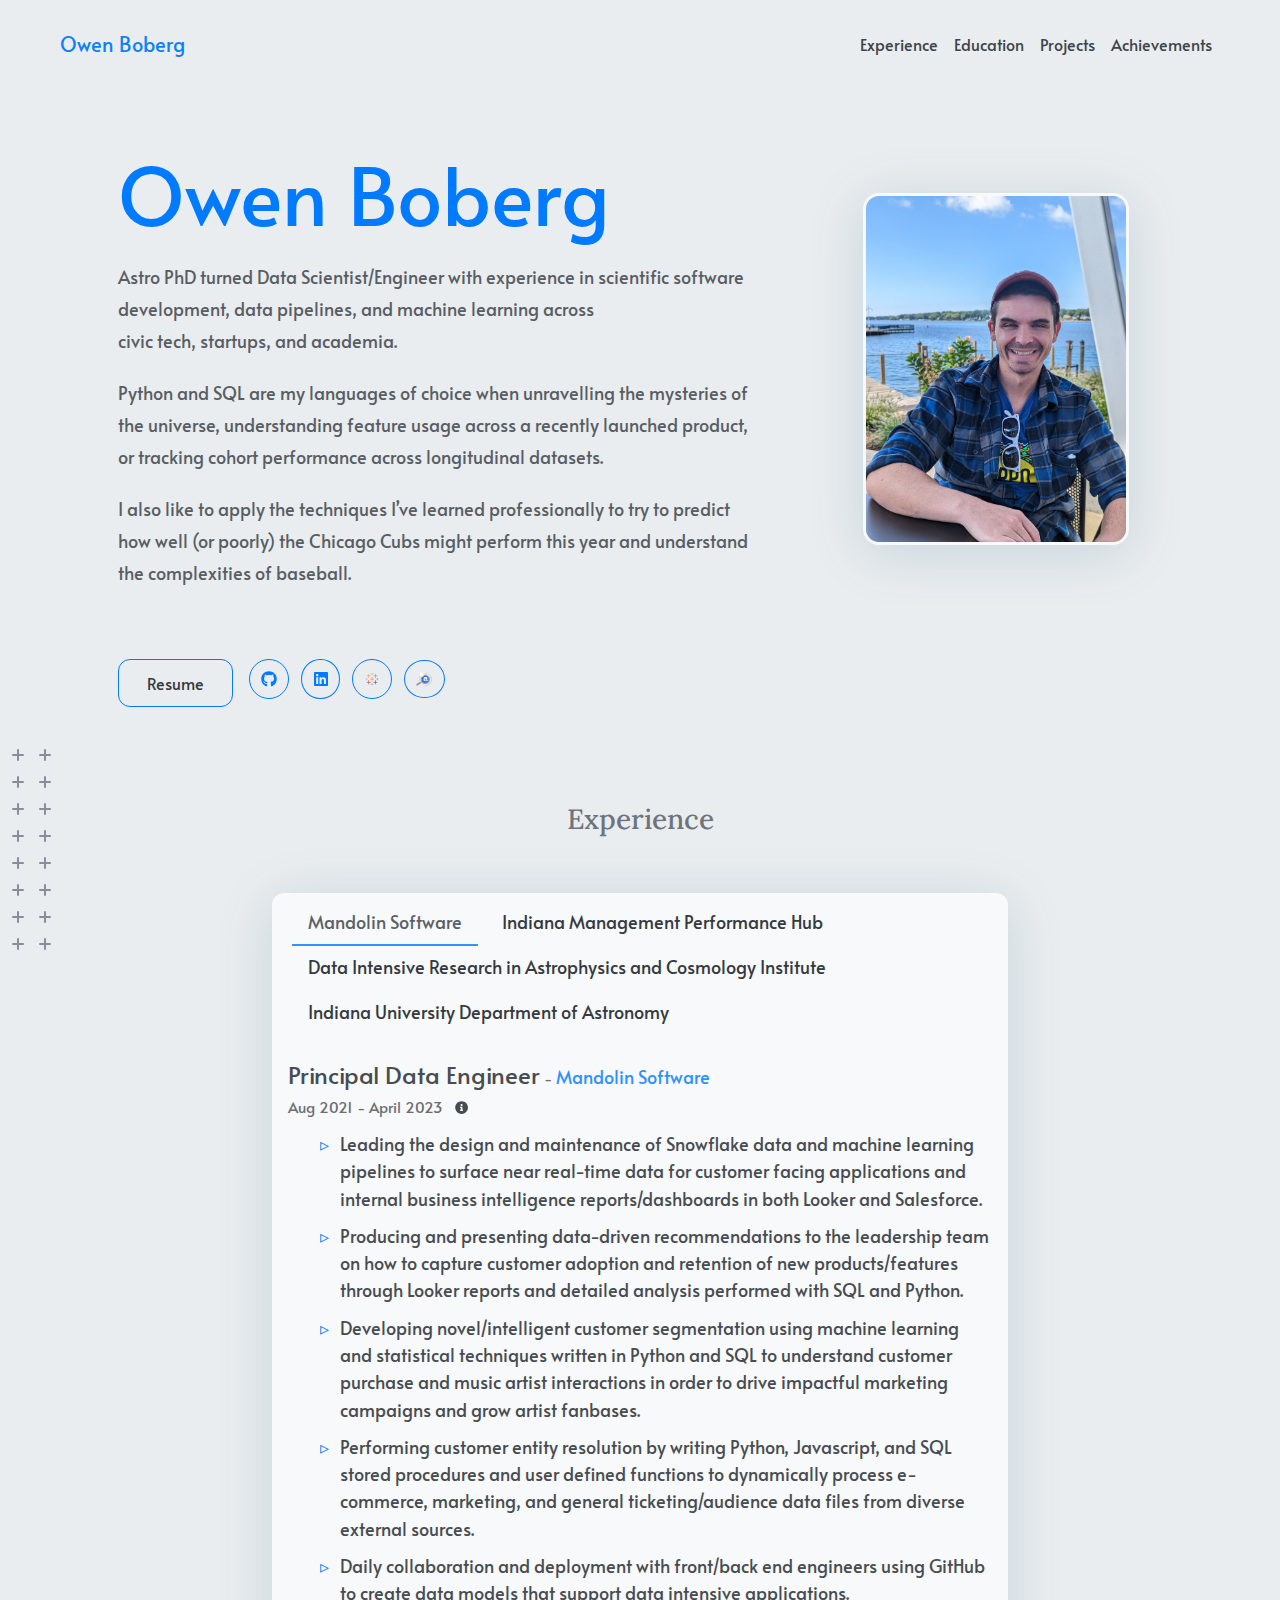
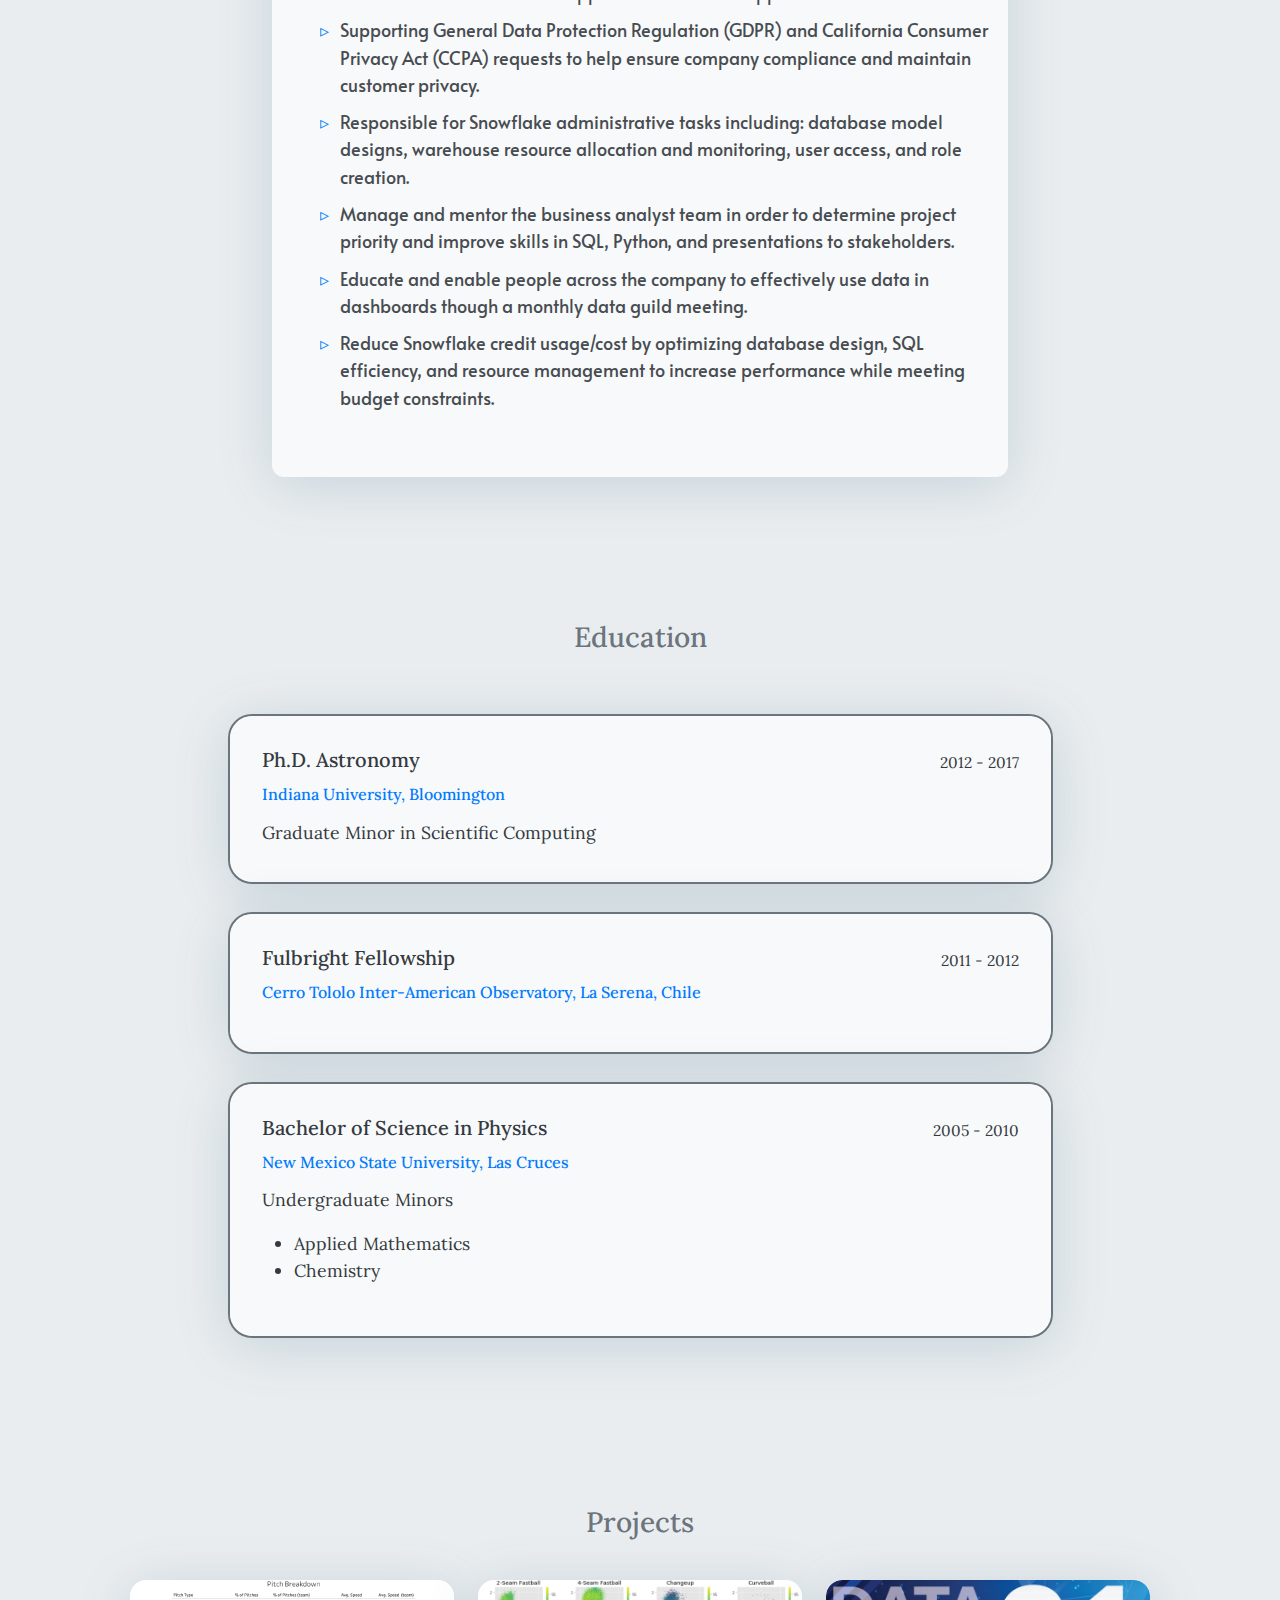
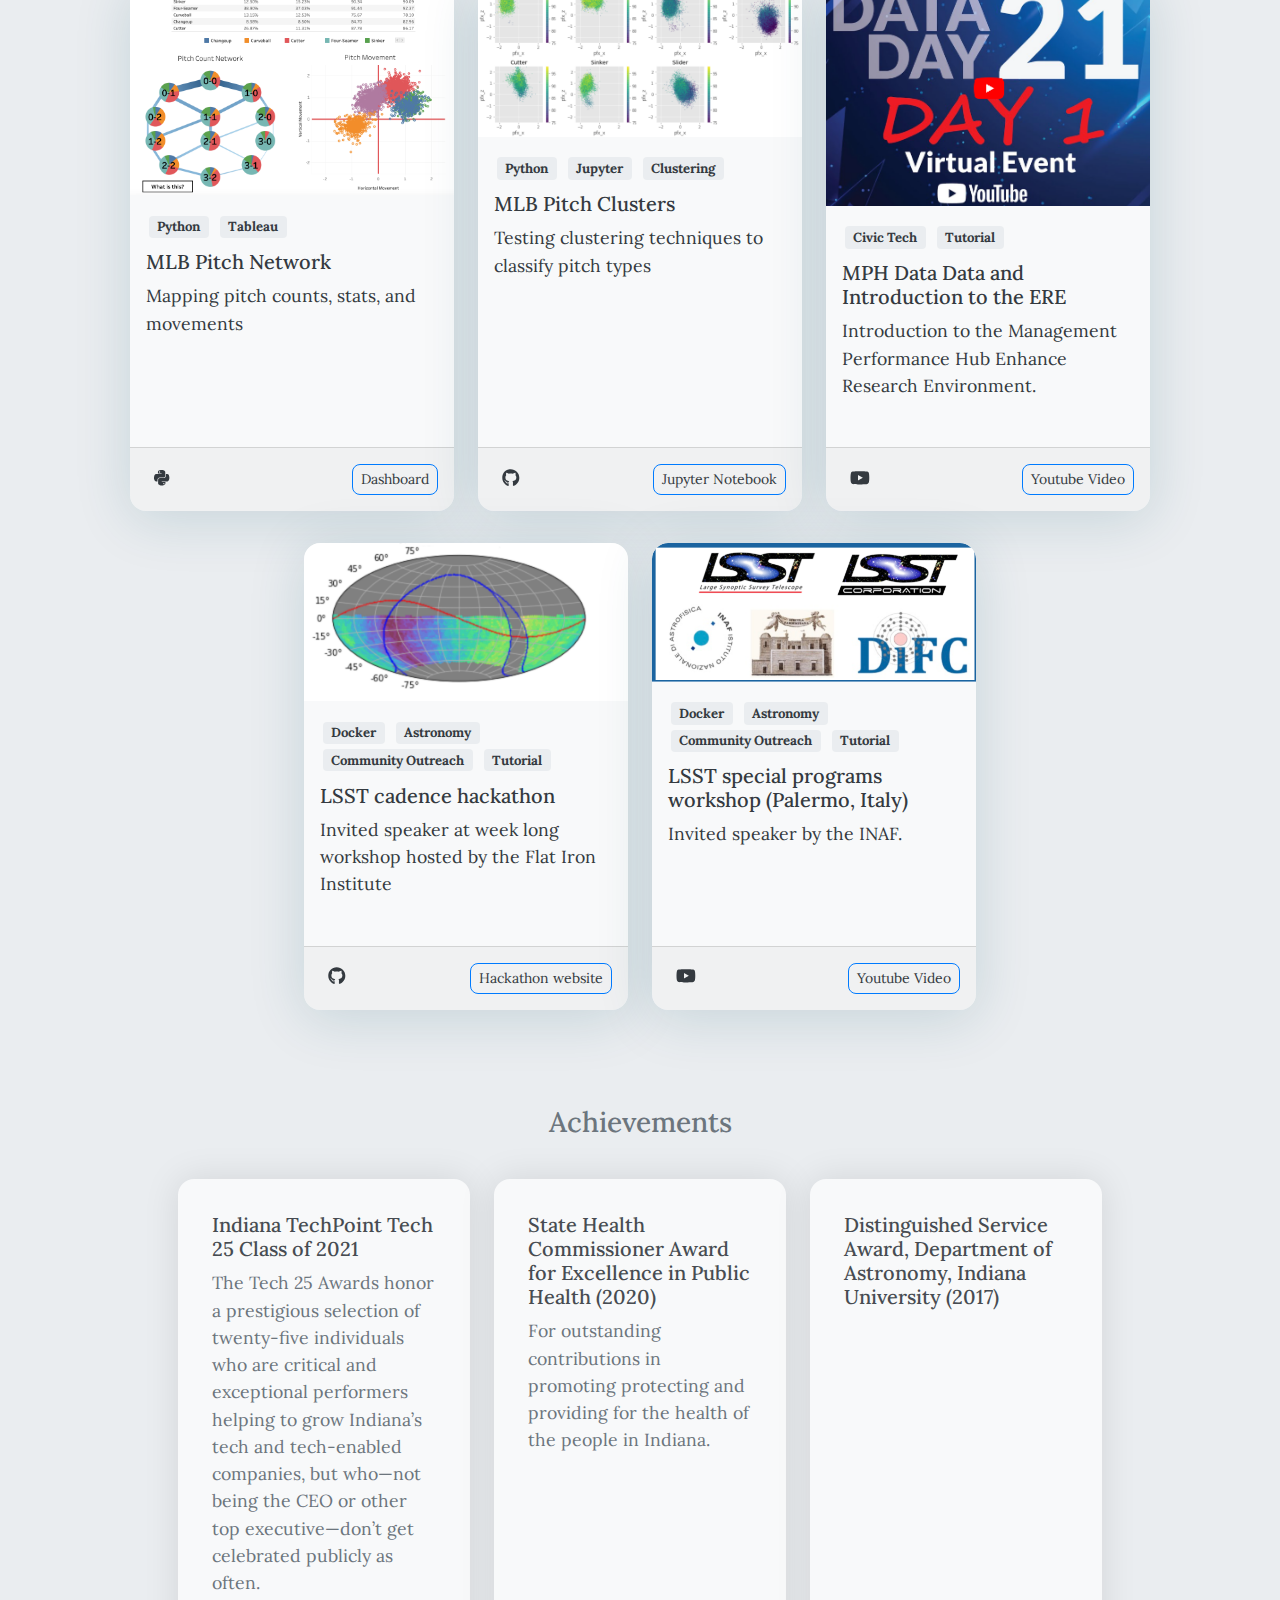
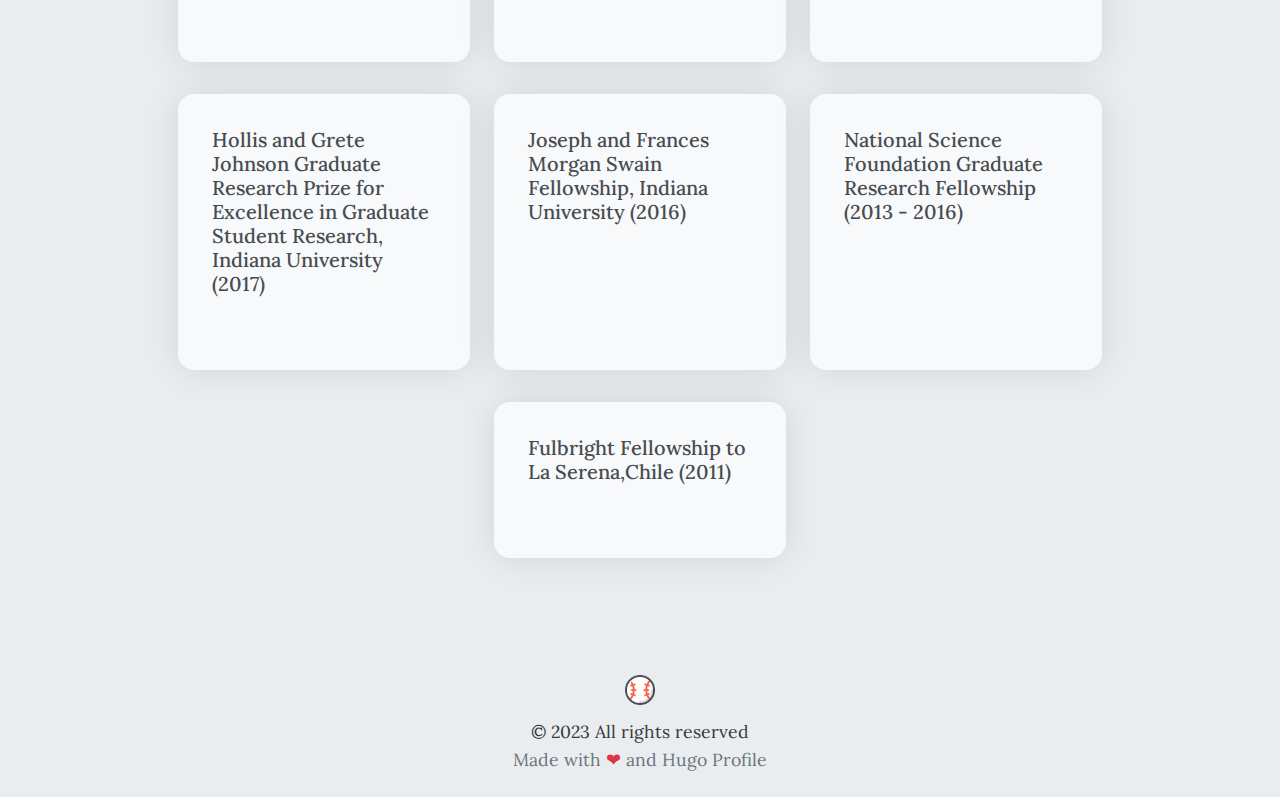
<file: index.html>
<!DOCTYPE html>
<html>

<head>
	<meta name="generator" content="Hugo 0.111.3"><meta charset="UTF-8">
<meta name="viewport" content="width=device-width, initial-scale=1.0">
<meta http-equiv="X-UA-Compatible" content="ie=edge">
<meta http-equiv="Accept-CH" content="DPR, Viewport-Width, Width">
<link rel="icon" href=/images/icons8-baseball-ball-64.png type="image/gif">


<link rel="preconnect" href="https://fonts.googleapis.com">
<link rel="preconnect" href="https://fonts.gstatic.com" crossorigin>
<link rel="preload"
      as="style"
      href="https://fonts.googleapis.com/css2?family=Alata&family=Lora:ital,wght@0,400;0,500;0,600;0,700;1,400;1,500;1,600;1,700&family=Roboto:ital,wght@0,100;0,300;0,400;0,500;0,700;0,900;1,100;1,300;1,400;1,500;1,700;1,900&display=swap"
>
<link rel="stylesheet"
      href="https://fonts.googleapis.com/css2?family=Alata&family=Lora:ital,wght@0,400;0,500;0,600;0,700;1,400;1,500;1,600;1,700&family=Roboto:ital,wght@0,100;0,300;0,400;0,500;0,700;0,900;1,100;1,300;1,400;1,500;1,700;1,900&display=swap"
      media="print" onload="this.media='all'" />
<noscript>
  <link
          href="https://fonts.googleapis.com/css2?family=Alata&family=Lora:ital,wght@0,400;0,500;0,600;0,700;1,400;1,500;1,600;1,700&family=Roboto:ital,wght@0,100;0,300;0,400;0,500;0,700;0,900;1,100;1,300;1,400;1,500;1,700;1,900&display=swap"
          rel="stylesheet">
</noscript>


<link rel="stylesheet" href="/css/font.css" media="all">



<meta property="og:title" content="Owen Boberg" />
<meta property="og:description" content="Personal site for Owen Boberg" />
<meta property="og:type" content="website" />
<meta property="og:url" content="https://oboberg.github.io/" /><meta property="og:site_name" content="Owen Boberg" />

<meta name="twitter:card" content="summary"/>
<meta name="twitter:title" content="Owen Boberg"/>
<meta name="twitter:description" content="Personal site for Owen Boberg"/>


<link rel="stylesheet" href="/bootstrap-5/css/bootstrap.min.css" media="all"><link rel="stylesheet" href="/css/header.css" media="all">
<link rel="stylesheet" href="/css/footer.css" media="all">


<link rel="stylesheet" href="/css/theme.css" media="all">




<style>
    :root {
        --text-color: #343a40;
        --text-secondary-color: #6c757d;
        --background-color: #eaedf0;
        --secondary-background-color: #64ffda1a;
        --primary-color: #007bff;
        --secondary-color: #f8f9fa;

         
        --text-color-dark: #e4e6eb;
        --text-secondary-color-dark: #b0b3b8;
        --background-color-dark: #18191a;
        --secondary-background-color-dark: #212529;
        --primary-color-dark: #ffffff;
        --secondary-color-dark: #212529;
    }
    body {
        font-size: 1.1rem;
        font-weight: 400;
        line-height: 1.55;
        text-align: left;
    }

    html {
        background-color: var(--background-color) !important;
    }

    body::-webkit-scrollbar {
        width: .5em;
        height: .5em;
        background-color: var(--background-color);
    }
    
    ::-webkit-scrollbar-track {
        box-shadow: inset 0 0 6px var(--background-color);
        border-radius: 1rem;
    }
    
    ::-webkit-scrollbar-thumb {
        border-radius: 1rem;
        background-color: var(--secondary-color);
        outline: 1px solid var(--background-color);
    }

    #search-content::-webkit-scrollbar {
        width: .5em;
        height: .1em;
        background-color: var(--background-color);
    }
</style>

<meta name="description" content=Personal&#32;site&#32;for&#32;Owen&#32;Boberg>
<link rel="stylesheet" href="/css/index.css" media="all">
<link rel="stylesheet" href="/css/projects.css" media="all">


<script defer src="/fontawesome-5/all-5.15.4.js"></script>

  <title>
Owen Boberg

  </title>
</head>

<body class="light">
  
  
<script>
    let localStorageValue = localStorage.getItem("pref-theme");
    let mediaQuery = window.matchMedia('(prefers-color-scheme: dark)').matches;

    switch (localStorageValue) {
        case "dark":
            document.body.classList.add('dark');
            break;
        case "light":
            document.body.classList.remove('dark');
            break;
        default:
            if (mediaQuery) {
                document.body.classList.add('dark');
            }
            break;
    }
</script>



<header>
    <nav class="pt-3 navbar navbar-expand-lg animate">
        <div class="container-fluid mx-xs-2 mx-sm-5 mx-md-5 mx-lg-5">
            
            <a class="navbar-brand primary-font text-wrap" href="/">
                
                Owen Boberg
                
            </a>

            

            
            <button class="navbar-toggler" type="button" data-bs-toggle="collapse" data-bs-target="#navbarContent"
                aria-controls="navbarContent" aria-expanded="false" aria-label="Toggle navigation">
                <svg aria-hidden="true" height="24" viewBox="0 0 16 16" version="1.1" width="24" data-view-component="true">
                    <path fill-rule="evenodd" d="M1 2.75A.75.75 0 011.75 2h12.5a.75.75 0 110 1.5H1.75A.75.75 0 011 2.75zm0 5A.75.75 0 011.75 7h12.5a.75.75 0 110 1.5H1.75A.75.75 0 011 7.75zM1.75 12a.75.75 0 100 1.5h12.5a.75.75 0 100-1.5H1.75z"></path>
                </svg>
            </button>

            
            <div class="collapse navbar-collapse text-wrap primary-font" id="navbarContent">
                <ul class="navbar-nav ms-auto text-center">
                    

                    

                    
                    <li class="nav-item navbar-text">
                        <a class="nav-link" href="/#experience"
                            aria-label="experience">
                            Experience
                        </a>
                    </li>
                    

                    
                    <li class="nav-item navbar-text">
                        <a class="nav-link" href="/#education"
                            aria-label="education">
                            Education
                        </a>
                    </li>
                    

                    
                    <li class="nav-item navbar-text">
                        <a class="nav-link" href="/#projects"
                            aria-label="projects">
                            Projects
                        </a>
                    </li>
                    

                    
                    <li class="nav-item navbar-text">
                        <a class="nav-link" href="/#achievements"
                            aria-label="achievements">
                            Achievements
                        </a>
                    </li>
                    

                    

                    
                    

                    

                </ul>

            </div>
        </div>
    </nav>
</header>
<div id="content">
<section id="hero" class="py-5 align-middle">
    <div class="container px-3 px-sm-5 px-md-5 px-lg-5 pt-lg-3">
        <div class="row">
            <div class="col-sm-12 col-md-12 col-lg-8 content animate" id="primary-font">
                <span class="subtitle">
                    
                </span>
                <h2>
                    Owen Boberg
                </h2>
                <h3>
                    
                </h3>
                <p class="hero-content">
                    <p>Astro PhD turned Data Scientist/Engineer with experience in
scientific software development, data pipelines, and machine learning across<br>
civic tech, startups, and academia.</p>
<p>Python and SQL are my languages of choice when
unravelling the mysteries of the universe, understanding
feature usage across a recently launched product, or tracking cohort performance
across longitudinal datasets.</p>
<p>I also like to apply the techniques I&rsquo;ve learned professionally to
try to predict how well (or poorly) the Chicago Cubs might perform this year and understand the complexities
of baseball.</p>

                </p>
                <div class="row">
                    <div class="col-auto h-100">
                        
                        <a href="/images/boberg_resume_2023.pdf" class="btn" ZgotmplZ
			  
                          target="_blank"
                          >
                            Resume
                        </a>
                        
                    </div>
                    <div class="col-auto px-0 h-100"><span>
    
    <span class="px-1">
        <a href="https://github.com/oboberg" target="_blank" class="btn social-icon">
            <i class="fab fa-github"></i>
        </a>
    </span>
    
    <span class="px-1">
        <a href="https://www.linkedin.com/in/owen-boberg/" target="_blank" class="btn social-icon">
            <i class="fab fa-linkedin"></i>
        </a>
    </span>
    

    
    <span class="px-1">
        <a href="https://public.tableau.com/app/profile/owen.boberg/" target="_blank" class="btn social-icon">
            <img src="/images/fa-tableau.png">
        </a>
    </span>
    
    <span class="px-1">
        <a href="https://ui.adsabs.harvard.edu/search/filter_author_facet_hier_fq_author=AND&amp;filter_author_facet_hier_fq_author=author_facet_hier%3A%220%2FBoberg%2C%20O%22&amp;fq=%7B!type%3Daqp%20v%3D%24fq_author%7D&amp;fq_author=%28author_facet_hier%3A%220%2FBoberg%2C%20O%22%29&amp;p_=0&amp;q=%20%20author%3A%22%5Eboberg%22&amp;sort=date%20desc%2C%20bibcode%20desc" target="_blank" class="btn social-icon">
            <img src="/images/ads_transparent_logo.svg">
        </a>
    </span>
    
</span></div>
                </div>
            </div>
            <div class="col-sm-12 col-md-12 col-lg-4">
                <div class="row justify-content-center">
                    <div class="col-sm-12 col-md-9 pt-5 image animate px-5 px-md-5 px-lg-0 text-center">
                        <img src="/images/profile_picture.jpg"
                            class="img-thumbnail mx-auto"
                            alt=""
                        >
                    </div>
                </div>
            </div>
        </div>
    </div>
    
    <div class="hero-bottom-svg d-md-block d-lg-block d-none">
        <svg xmlns="http://www.w3.org/2000/svg" width="201" height="201" viewBox="0 0 201 201">
            <g id="Group_1168" data-name="Group 1168" transform="translate(-384 -1392)">
                <rect id="Rectangle_2206" data-name="Rectangle 2206" width="12" height="2" rx="1"
                    transform="translate(391 1392) rotate(90)" fill="#282f49" />
                <rect id="Rectangle_2271" data-name="Rectangle 2271" width="12" height="2" rx="1"
                    transform="translate(391 1500) rotate(90)" fill="#282f49" />
                <rect id="Rectangle_2238" data-name="Rectangle 2238" width="12" height="2" rx="1"
                    transform="translate(391 1446) rotate(90)" fill="#282f49" />
                <rect id="Rectangle_2278" data-name="Rectangle 2278" width="12" height="2" rx="1"
                    transform="translate(391 1554) rotate(90)" fill="#282f49" />
                <rect id="Rectangle_2222" data-name="Rectangle 2222" width="12" height="2" rx="1"
                    transform="translate(391 1419) rotate(90)" fill="#282f49" />
                <rect id="Rectangle_2272" data-name="Rectangle 2272" width="12" height="2" rx="1"
                    transform="translate(391 1527) rotate(90)" fill="#282f49" />
                <rect id="Rectangle_2241" data-name="Rectangle 2241" width="12" height="2" rx="1"
                    transform="translate(391 1473) rotate(90)" fill="#282f49" />
                <rect id="Rectangle_2288" data-name="Rectangle 2288" width="12" height="2" rx="1"
                    transform="translate(391 1581) rotate(90)" fill="#282f49" />
                <rect id="Rectangle_2214" data-name="Rectangle 2214" width="12" height="2" rx="1"
                    transform="translate(499 1392) rotate(90)" fill="#282f49" />
                <rect id="Rectangle_2289" data-name="Rectangle 2289" width="12" height="2" rx="1"
                    transform="translate(499 1500) rotate(90)" fill="#282f49" />
                <rect id="Rectangle_2256" data-name="Rectangle 2256" width="12" height="2" rx="1"
                    transform="translate(499 1446) rotate(90)" fill="#282f49" />
                <rect id="Rectangle_2290" data-name="Rectangle 2290" width="12" height="2" rx="1"
                    transform="translate(499 1554) rotate(90)" fill="#282f49" />
                <rect id="Rectangle_2231" data-name="Rectangle 2231" width="12" height="2" rx="1"
                    transform="translate(499 1419) rotate(90)" fill="#282f49" />
                <rect id="Rectangle_2291" data-name="Rectangle 2291" width="12" height="2" rx="1"
                    transform="translate(499 1527) rotate(90)" fill="#282f49" />
                <rect id="Rectangle_2257" data-name="Rectangle 2257" width="12" height="2" rx="1"
                    transform="translate(499 1473) rotate(90)" fill="#282f49" />
                <rect id="Rectangle_2292" data-name="Rectangle 2292" width="12" height="2" rx="1"
                    transform="translate(499 1581) rotate(90)" fill="#282f49" />
                <rect id="Rectangle_2210" data-name="Rectangle 2210" width="12" height="2" rx="1"
                    transform="translate(445 1392) rotate(90)" fill="#282f49" />
                <rect id="Rectangle_2279" data-name="Rectangle 2279" width="12" height="2" rx="1"
                    transform="translate(445 1500) rotate(90)" fill="#282f49" />
                <rect id="Rectangle_2248" data-name="Rectangle 2248" width="12" height="2" rx="1"
                    transform="translate(445 1446) rotate(90)" fill="#282f49" />
                <rect id="Rectangle_2280" data-name="Rectangle 2280" width="12" height="2" rx="1"
                    transform="translate(445 1554) rotate(90)" fill="#282f49" />
                <rect id="Rectangle_2226" data-name="Rectangle 2226" width="12" height="2" rx="1"
                    transform="translate(445 1419) rotate(90)" fill="#282f49" />
                <rect id="Rectangle_2281" data-name="Rectangle 2281" width="12" height="2" rx="1"
                    transform="translate(445 1527) rotate(90)" fill="#282f49" />
                <rect id="Rectangle_2249" data-name="Rectangle 2249" width="12" height="2" rx="1"
                    transform="translate(445 1473) rotate(90)" fill="#282f49" />
                <rect id="Rectangle_2293" data-name="Rectangle 2293" width="12" height="2" rx="1"
                    transform="translate(445 1581) rotate(90)" fill="#282f49" />
                <rect id="Rectangle_2219" data-name="Rectangle 2219" width="12" height="2" rx="1"
                    transform="translate(553 1392) rotate(90)" fill="#282f49" />
                <rect id="Rectangle_2310" data-name="Rectangle 2310" width="12" height="2" rx="1"
                    transform="translate(553 1500) rotate(90)" fill="#282f49" />
                <rect id="Rectangle_2262" data-name="Rectangle 2262" width="12" height="2" rx="1"
                    transform="translate(553 1446) rotate(90)" fill="#282f49" />
                <rect id="Rectangle_2311" data-name="Rectangle 2311" width="12" height="2" rx="1"
                    transform="translate(553 1554) rotate(90)" fill="#282f49" />
                <rect id="Rectangle_2232" data-name="Rectangle 2232" width="12" height="2" rx="1"
                    transform="translate(553 1419) rotate(90)" fill="#282f49" />
                <rect id="Rectangle_2312" data-name="Rectangle 2312" width="12" height="2" rx="1"
                    transform="translate(553 1527) rotate(90)" fill="#282f49" />
                <rect id="Rectangle_2263" data-name="Rectangle 2263" width="12" height="2" rx="1"
                    transform="translate(553 1473) rotate(90)" fill="#282f49" />
                <rect id="Rectangle_2313" data-name="Rectangle 2313" width="12" height="2" rx="1"
                    transform="translate(553 1581) rotate(90)" fill="#282f49" />
                <rect id="Rectangle_2209" data-name="Rectangle 2209" width="12" height="2" rx="1"
                    transform="translate(418 1392) rotate(90)" fill="#282f49" />
                <rect id="Rectangle_2273" data-name="Rectangle 2273" width="12" height="2" rx="1"
                    transform="translate(418 1500) rotate(90)" fill="#282f49" />
                <rect id="Rectangle_2242" data-name="Rectangle 2242" width="12" height="2" rx="1"
                    transform="translate(418 1446) rotate(90)" fill="#282f49" />
                <rect id="Rectangle_2282" data-name="Rectangle 2282" width="12" height="2" rx="1"
                    transform="translate(418 1554) rotate(90)" fill="#282f49" />
                <rect id="Rectangle_2223" data-name="Rectangle 2223" width="12" height="2" rx="1"
                    transform="translate(418 1419) rotate(90)" fill="#282f49" />
                <rect id="Rectangle_2274" data-name="Rectangle 2274" width="12" height="2" rx="1"
                    transform="translate(418 1527) rotate(90)" fill="#282f49" />
                <rect id="Rectangle_2243" data-name="Rectangle 2243" width="12" height="2" rx="1"
                    transform="translate(418 1473) rotate(90)" fill="#282f49" />
                <rect id="Rectangle_2294" data-name="Rectangle 2294" width="12" height="2" rx="1"
                    transform="translate(418 1581) rotate(90)" fill="#282f49" />
                <rect id="Rectangle_2217" data-name="Rectangle 2217" width="12" height="2" rx="1"
                    transform="translate(526 1392) rotate(90)" fill="#282f49" />
                <rect id="Rectangle_2314" data-name="Rectangle 2314" width="12" height="2" rx="1"
                    transform="translate(526 1500) rotate(90)" fill="#282f49" />
                <rect id="Rectangle_2258" data-name="Rectangle 2258" width="12" height="2" rx="1"
                    transform="translate(526 1446) rotate(90)" fill="#282f49" />
                <rect id="Rectangle_2315" data-name="Rectangle 2315" width="12" height="2" rx="1"
                    transform="translate(526 1554) rotate(90)" fill="#282f49" />
                <rect id="Rectangle_2233" data-name="Rectangle 2233" width="12" height="2" rx="1"
                    transform="translate(526 1419) rotate(90)" fill="#282f49" />
                <rect id="Rectangle_2316" data-name="Rectangle 2316" width="12" height="2" rx="1"
                    transform="translate(526 1527) rotate(90)" fill="#282f49" />
                <rect id="Rectangle_2259" data-name="Rectangle 2259" width="12" height="2" rx="1"
                    transform="translate(526 1473) rotate(90)" fill="#282f49" />
                <rect id="Rectangle_2317" data-name="Rectangle 2317" width="12" height="2" rx="1"
                    transform="translate(526 1581) rotate(90)" fill="#282f49" />
                <rect id="Rectangle_2211" data-name="Rectangle 2211" width="12" height="2" rx="1"
                    transform="translate(472 1392) rotate(90)" fill="#282f49" />
                <rect id="Rectangle_2295" data-name="Rectangle 2295" width="12" height="2" rx="1"
                    transform="translate(472 1500) rotate(90)" fill="#282f49" />
                <rect id="Rectangle_2250" data-name="Rectangle 2250" width="12" height="2" rx="1"
                    transform="translate(472 1446) rotate(90)" fill="#282f49" />
                <rect id="Rectangle_2296" data-name="Rectangle 2296" width="12" height="2" rx="1"
                    transform="translate(472 1554) rotate(90)" fill="#282f49" />
                <rect id="Rectangle_2227" data-name="Rectangle 2227" width="12" height="2" rx="1"
                    transform="translate(472 1419) rotate(90)" fill="#282f49" />
                <rect id="Rectangle_2297" data-name="Rectangle 2297" width="12" height="2" rx="1"
                    transform="translate(472 1527) rotate(90)" fill="#282f49" />
                <rect id="Rectangle_2251" data-name="Rectangle 2251" width="12" height="2" rx="1"
                    transform="translate(472 1473) rotate(90)" fill="#282f49" />
                <rect id="Rectangle_2298" data-name="Rectangle 2298" width="12" height="2" rx="1"
                    transform="translate(472 1581) rotate(90)" fill="#282f49" />
                <rect id="Rectangle_2221" data-name="Rectangle 2221" width="12" height="2" rx="1"
                    transform="translate(580 1392) rotate(90)" fill="#282f49" />
                <rect id="Rectangle_2318" data-name="Rectangle 2318" width="12" height="2" rx="1"
                    transform="translate(580 1500) rotate(90)" fill="#282f49" />
                <rect id="Rectangle_2264" data-name="Rectangle 2264" width="12" height="2" rx="1"
                    transform="translate(580 1446) rotate(90)" fill="#282f49" />
                <rect id="Rectangle_2319" data-name="Rectangle 2319" width="12" height="2" rx="1"
                    transform="translate(580 1554) rotate(90)" fill="#282f49" />
                <rect id="Rectangle_2236" data-name="Rectangle 2236" width="12" height="2" rx="1"
                    transform="translate(580 1419) rotate(90)" fill="#282f49" />
                <rect id="Rectangle_2320" data-name="Rectangle 2320" width="12" height="2" rx="1"
                    transform="translate(580 1527) rotate(90)" fill="#282f49" />
                <rect id="Rectangle_2265" data-name="Rectangle 2265" width="12" height="2" rx="1"
                    transform="translate(580 1473) rotate(90)" fill="#282f49" />
                <rect id="Rectangle_2321" data-name="Rectangle 2321" width="12" height="2" rx="1"
                    transform="translate(580 1581) rotate(90)" fill="#282f49" />
                <rect id="Rectangle_2207" data-name="Rectangle 2207" width="12" height="2" rx="1"
                    transform="translate(396 1399) rotate(-180)" fill="#282f49" />
                <rect id="Rectangle_2270" data-name="Rectangle 2270" width="12" height="2" rx="1"
                    transform="translate(396 1507) rotate(-180)" fill="#282f49" />
                <rect id="Rectangle_2239" data-name="Rectangle 2239" width="12" height="2" rx="1"
                    transform="translate(396 1453) rotate(-180)" fill="#282f49" />
                <rect id="Rectangle_2283" data-name="Rectangle 2283" width="12" height="2" rx="1"
                    transform="translate(396 1561) rotate(-180)" fill="#282f49" />
                <rect id="Rectangle_2224" data-name="Rectangle 2224" width="12" height="2" rx="1"
                    transform="translate(396 1426) rotate(-180)" fill="#282f49" />
                <rect id="Rectangle_2275" data-name="Rectangle 2275" width="12" height="2" rx="1"
                    transform="translate(396 1534) rotate(-180)" fill="#282f49" />
                <rect id="Rectangle_2244" data-name="Rectangle 2244" width="12" height="2" rx="1"
                    transform="translate(396 1480) rotate(-180)" fill="#282f49" />
                <rect id="Rectangle_2299" data-name="Rectangle 2299" width="12" height="2" rx="1"
                    transform="translate(396 1588) rotate(-180)" fill="#282f49" />
                <rect id="Rectangle_2215" data-name="Rectangle 2215" width="12" height="2" rx="1"
                    transform="translate(504 1399) rotate(-180)" fill="#282f49" />
                <rect id="Rectangle_2300" data-name="Rectangle 2300" width="12" height="2" rx="1"
                    transform="translate(504 1507) rotate(-180)" fill="#282f49" />
                <rect id="Rectangle_2252" data-name="Rectangle 2252" width="12" height="2" rx="1"
                    transform="translate(504 1453) rotate(-180)" fill="#282f49" />
                <rect id="Rectangle_2301" data-name="Rectangle 2301" width="12" height="2" rx="1"
                    transform="translate(504 1561) rotate(-180)" fill="#282f49" />
                <rect id="Rectangle_2228" data-name="Rectangle 2228" width="12" height="2" rx="1"
                    transform="translate(504 1426) rotate(-180)" fill="#282f49" />
                <rect id="Rectangle_2302" data-name="Rectangle 2302" width="12" height="2" rx="1"
                    transform="translate(504 1534) rotate(-180)" fill="#282f49" />
                <rect id="Rectangle_2253" data-name="Rectangle 2253" width="12" height="2" rx="1"
                    transform="translate(504 1480) rotate(-180)" fill="#282f49" />
                <rect id="Rectangle_2303" data-name="Rectangle 2303" width="12" height="2" rx="1"
                    transform="translate(504 1588) rotate(-180)" fill="#282f49" />
                <rect id="Rectangle_2212" data-name="Rectangle 2212" width="12" height="2" rx="1"
                    transform="translate(450 1399) rotate(-180)" fill="#282f49" />
                <rect id="Rectangle_2284" data-name="Rectangle 2284" width="12" height="2" rx="1"
                    transform="translate(450 1507) rotate(-180)" fill="#282f49" />
                <rect id="Rectangle_2245" data-name="Rectangle 2245" width="12" height="2" rx="1"
                    transform="translate(450 1453) rotate(-180)" fill="#282f49" />
                <rect id="Rectangle_2285" data-name="Rectangle 2285" width="12" height="2" rx="1"
                    transform="translate(450 1561) rotate(-180)" fill="#282f49" />
                <rect id="Rectangle_2229" data-name="Rectangle 2229" width="12" height="2" rx="1"
                    transform="translate(450 1426) rotate(-180)" fill="#282f49" />
                <rect id="Rectangle_2286" data-name="Rectangle 2286" width="12" height="2" rx="1"
                    transform="translate(450 1534) rotate(-180)" fill="#282f49" />
                <rect id="Rectangle_2246" data-name="Rectangle 2246" width="12" height="2" rx="1"
                    transform="translate(450 1480) rotate(-180)" fill="#282f49" />
                <rect id="Rectangle_2304" data-name="Rectangle 2304" width="12" height="2" rx="1"
                    transform="translate(450 1588) rotate(-180)" fill="#282f49" />
                <rect id="Rectangle_2218" data-name="Rectangle 2218" width="12" height="2" rx="1"
                    transform="translate(558 1399) rotate(-180)" fill="#282f49" />
                <rect id="Rectangle_2322" data-name="Rectangle 2322" width="12" height="2" rx="1"
                    transform="translate(558 1507) rotate(-180)" fill="#282f49" />
                <rect id="Rectangle_2266" data-name="Rectangle 2266" width="12" height="2" rx="1"
                    transform="translate(558 1453) rotate(-180)" fill="#282f49" />
                <rect id="Rectangle_2323" data-name="Rectangle 2323" width="12" height="2" rx="1"
                    transform="translate(558 1561) rotate(-180)" fill="#282f49" />
                <rect id="Rectangle_2234" data-name="Rectangle 2234" width="12" height="2" rx="1"
                    transform="translate(558 1426) rotate(-180)" fill="#282f49" />
                <rect id="Rectangle_2324" data-name="Rectangle 2324" width="12" height="2" rx="1"
                    transform="translate(558 1534) rotate(-180)" fill="#282f49" />
                <rect id="Rectangle_2267" data-name="Rectangle 2267" width="12" height="2" rx="1"
                    transform="translate(558 1480) rotate(-180)" fill="#282f49" />
                <rect id="Rectangle_2325" data-name="Rectangle 2325" width="12" height="2" rx="1"
                    transform="translate(558 1588) rotate(-180)" fill="#282f49" />
                <rect id="Rectangle_2208" data-name="Rectangle 2208" width="12" height="2" rx="1"
                    transform="translate(423 1399) rotate(-180)" fill="#282f49" />
                <rect id="Rectangle_2276" data-name="Rectangle 2276" width="12" height="2" rx="1"
                    transform="translate(423 1507) rotate(-180)" fill="#282f49" />
                <rect id="Rectangle_2240" data-name="Rectangle 2240" width="12" height="2" rx="1"
                    transform="translate(423 1453) rotate(-180)" fill="#282f49" />
                <rect id="Rectangle_2287" data-name="Rectangle 2287" width="12" height="2" rx="1"
                    transform="translate(423 1561) rotate(-180)" fill="#282f49" />
                <rect id="Rectangle_2225" data-name="Rectangle 2225" width="12" height="2" rx="1"
                    transform="translate(423 1426) rotate(-180)" fill="#282f49" />
                <rect id="Rectangle_2277" data-name="Rectangle 2277" width="12" height="2" rx="1"
                    transform="translate(423 1534) rotate(-180)" fill="#282f49" />
                <rect id="Rectangle_2247" data-name="Rectangle 2247" width="12" height="2" rx="1"
                    transform="translate(423 1480) rotate(-180)" fill="#282f49" />
                <rect id="Rectangle_2305" data-name="Rectangle 2305" width="12" height="2" rx="1"
                    transform="translate(423 1588) rotate(-180)" fill="#282f49" />
                <rect id="Rectangle_2216" data-name="Rectangle 2216" width="12" height="2" rx="1"
                    transform="translate(531 1399) rotate(-180)" fill="#282f49" />
                <rect id="Rectangle_2326" data-name="Rectangle 2326" width="12" height="2" rx="1"
                    transform="translate(531 1507) rotate(-180)" fill="#282f49" />
                <rect id="Rectangle_2260" data-name="Rectangle 2260" width="12" height="2" rx="1"
                    transform="translate(531 1453) rotate(-180)" fill="#282f49" />
                <rect id="Rectangle_2327" data-name="Rectangle 2327" width="12" height="2" rx="1"
                    transform="translate(531 1561) rotate(-180)" fill="#282f49" />
                <rect id="Rectangle_2235" data-name="Rectangle 2235" width="12" height="2" rx="1"
                    transform="translate(531 1426) rotate(-180)" fill="#282f49" />
                <rect id="Rectangle_2328" data-name="Rectangle 2328" width="12" height="2" rx="1"
                    transform="translate(531 1534) rotate(-180)" fill="#282f49" />
                <rect id="Rectangle_2261" data-name="Rectangle 2261" width="12" height="2" rx="1"
                    transform="translate(531 1480) rotate(-180)" fill="#282f49" />
                <rect id="Rectangle_2329" data-name="Rectangle 2329" width="12" height="2" rx="1"
                    transform="translate(531 1588) rotate(-180)" fill="#282f49" />
                <rect id="Rectangle_2213" data-name="Rectangle 2213" width="12" height="2" rx="1"
                    transform="translate(477 1399) rotate(-180)" fill="#282f49" />
                <rect id="Rectangle_2306" data-name="Rectangle 2306" width="12" height="2" rx="1"
                    transform="translate(477 1507) rotate(-180)" fill="#282f49" />
                <rect id="Rectangle_2254" data-name="Rectangle 2254" width="12" height="2" rx="1"
                    transform="translate(477 1453) rotate(-180)" fill="#282f49" />
                <rect id="Rectangle_2307" data-name="Rectangle 2307" width="12" height="2" rx="1"
                    transform="translate(477 1561) rotate(-180)" fill="#282f49" />
                <rect id="Rectangle_2230" data-name="Rectangle 2230" width="12" height="2" rx="1"
                    transform="translate(477 1426) rotate(-180)" fill="#282f49" />
                <rect id="Rectangle_2308" data-name="Rectangle 2308" width="12" height="2" rx="1"
                    transform="translate(477 1534) rotate(-180)" fill="#282f49" />
                <rect id="Rectangle_2255" data-name="Rectangle 2255" width="12" height="2" rx="1"
                    transform="translate(477 1480) rotate(-180)" fill="#282f49" />
                <rect id="Rectangle_2309" data-name="Rectangle 2309" width="12" height="2" rx="1"
                    transform="translate(477 1588) rotate(-180)" fill="#282f49" />
                <rect id="Rectangle_2220" data-name="Rectangle 2220" width="12" height="2" rx="1"
                    transform="translate(585 1399) rotate(-180)" fill="#282f49" />
                <rect id="Rectangle_2330" data-name="Rectangle 2330" width="12" height="2" rx="1"
                    transform="translate(585 1507) rotate(-180)" fill="#282f49" />
                <rect id="Rectangle_2268" data-name="Rectangle 2268" width="12" height="2" rx="1"
                    transform="translate(585 1453) rotate(-180)" fill="#282f49" />
                <rect id="Rectangle_2331" data-name="Rectangle 2331" width="12" height="2" rx="1"
                    transform="translate(585 1561) rotate(-180)" fill="#282f49" />
                <rect id="Rectangle_2237" data-name="Rectangle 2237" width="12" height="2" rx="1"
                    transform="translate(585 1426) rotate(-180)" fill="#282f49" />
                <rect id="Rectangle_2332" data-name="Rectangle 2332" width="12" height="2" rx="1"
                    transform="translate(585 1534) rotate(-180)" fill="#282f49" />
                <rect id="Rectangle_2269" data-name="Rectangle 2269" width="12" height="2" rx="1"
                    transform="translate(585 1480) rotate(-180)" fill="#282f49" />
                <rect id="Rectangle_2333" data-name="Rectangle 2333" width="12" height="2" rx="1"
                    transform="translate(585 1588) rotate(-180)" fill="#282f49" />
            </g>
        </svg>
    </div>
    
</section>

<section id="experience" class="py-5">
    <div class="container">
        <h3 class="text-center">Experience</h3>
        <div class="row justify-content-center">
            <div class="col-sm-12 col-md-8 col-lg-8 py-5">
                <div class="experience-container px-3 pt-2">
                    <ul class="nav nav-pills mb-3 bg-transparent primary-font" id="pills-tab" role="tablist">
                        
                        
                        <li class="nav-item px-1 bg-transparent" role="presentation">
                            <div 
                                class="nav-link active bg-transparent" 
                                aria-selected="true" 
                                role="tab" 
                                data-bs-toggle="pill"
                                id='Mandolin-Software-Aug-2021---April-2023-tab'
                                data-bs-target='#pills-Mandolin-Software-Aug-2021---April-2023'
                                aria-controls='Mandolin-Software-Aug-2021---April-2023' 
                            >
                                Mandolin Software
                            </div>
                        </li>
                        
                        
                        
                        <li class="nav-item px-1 bg-transparent" role="presentation">
                            <div 
                                class="nav-link bg-transparent" 
                                aria-selected="true" 
                                role="tab" 
                                data-bs-toggle="pill"
                                id='Indiana-Management-Performance-Hub-Oct-2018---Aug-2021-tab'
                                data-bs-target='#pills-Indiana-Management-Performance-Hub-Oct-2018---Aug-2021' 
                                aria-controls='Indiana-Management-Performance-Hub-Oct-2018---Aug-2021'
                            >
                                Indiana Management Performance Hub
                            </div>
                        </li>
                        
                        
                        
                        <li class="nav-item px-1 bg-transparent" role="presentation">
                            <div 
                                class="nav-link bg-transparent" 
                                aria-selected="true" 
                                role="tab" 
                                data-bs-toggle="pill"
                                id='Data-Intensive-Research-in-Astrophysics-and-Cosmology-Institute-June-2017---Oct-2018-tab'
                                data-bs-target='#pills-Data-Intensive-Research-in-Astrophysics-and-Cosmology-Institute-June-2017---Oct-2018' 
                                aria-controls='Data-Intensive-Research-in-Astrophysics-and-Cosmology-Institute-June-2017---Oct-2018'
                            >
                                Data Intensive Research in Astrophysics and Cosmology Institute
                            </div>
                        </li>
                        
                        
                        
                        <li class="nav-item px-1 bg-transparent" role="presentation">
                            <div 
                                class="nav-link bg-transparent" 
                                aria-selected="true" 
                                role="tab" 
                                data-bs-toggle="pill"
                                id='Indiana-University-Department-of-Astronomy-Aug-2012---Aug-2017-tab'
                                data-bs-target='#pills-Indiana-University-Department-of-Astronomy-Aug-2012---Aug-2017' 
                                aria-controls='Indiana-University-Department-of-Astronomy-Aug-2012---Aug-2017'
                            >
                                Indiana University Department of Astronomy
                            </div>
                        </li>
                        
                        
                    </ul>
                    <div class="tab-content pb-5 pt-2 bg-transparent primary-font" id="pills-tabContent">
                        
                        
                        <div 
                            class="tab-pane fade show active bg-transparent" 
                            role="tabpanel"
                            id='pills-Mandolin-Software-Aug-2021---April-2023'
                            aria-labelledby='pills-Mandolin-Software-Aug-2021---April-2023-tab'
                        >
                            <div>
                                <span class="h4">Principal Data Engineer</span>
                                <small>-</small>
                                <a href="https://www.linkedin.com/company/mandolin/" target="_blank">Mandolin Software</a>
                                <div class="pb-1">
                                    <small>Aug 2021 - April 2023</small>
                                    
                                    <span class="p-2">
                                        <span 
                                            style="cursor: pointer;" 
                                            data-bs-toggle="tooltip" 
                                            data-bs-placement="top" 
                                            data-bs-original-title=Mandolin&#32;unfortunately&#32;had&#32;to&#32;shutdown&#32;in&#32;April&#32;2023.
                                        >
                                            <i class="fas fa-info-circle fa-xs"></i>
                                        </span>
                                    </span>
                                    
                                </div>

                                
                            </div>

                            <ul>
<li>Leading the design and maintenance of Snowflake data and machine learning pipelines to surface near real-time data for customer facing applications and internal business intelligence reports/dashboards in both Looker and Salesforce.</li>
<li>Producing and presenting data-driven recommendations to the leadership team on how to capture customer adoption and retention of new products/features through Looker reports and detailed analysis performed with SQL and Python.</li>
<li>Developing novel/intelligent customer segmentation using machine learning and statistical techniques written in Python and SQL to understand customer purchase and music artist interactions
in order to drive impactful marketing campaigns and grow artist fanbases.</li>
<li>Performing customer entity resolution by writing Python, Javascript, and SQL stored procedures and user defined functions to dynamically process e-commerce, marketing, and general ticketing/audience data files from diverse external sources.</li>
<li>Daily collaboration and deployment with front/back end engineers using GitHub to create data models that support data intensive applications.</li>
<li>Supporting General Data Protection Regulation (GDPR) and California Consumer Privacy Act (CCPA) requests to help ensure company compliance and maintain customer privacy.</li>
<li>Responsible for Snowflake administrative tasks including: database model designs, warehouse resource allocation and monitoring, user access, and role creation.</li>
<li>Manage and mentor the business analyst team in order to determine project priority and improve skills in SQL, Python, and presentations to stakeholders.</li>
<li>Educate and enable people across the company to effectively use data in dashboards though a monthly data guild meeting.</li>
<li>Reduce Snowflake credit usage/cost by optimizing database design, SQL efficiency, and resource management to increase performance while meeting budget constraints.</li>
</ul>

                        </div>
                        
                        
                        
                        <div 
                            class="tab-pane fade bg-transparent" 
                            role="tabpanel"
                            id='pills-Indiana-Management-Performance-Hub-Oct-2018---Aug-2021'
                            aria-labelledby='pills-Indiana-Management-Performance-Hub-Oct-2018---Aug-2021-tab'
                        >
                            <div>
                                <span class="h4">Lead Data Scientist</span>
                                <small>-</small>
                                <a href="https://www.in.gov/mph/" target="_blank">Indiana Management Performance Hub</a>
                                
                                <div class="pb-1">
                                    <small>Oct 2018 - Aug 2021</small>
                                    
                                </div>
                                
                                
                                <div class="py-2 featuredLink">
                                    <a class="p-2 px-4 btn btn-outline-primary btn-sm" href=https://www.youtube.com/watch?t&#61;1840&amp;v&#61;9bIdMVF1Rbo&amp;feature&#61;youtu.be target="_blank">
                                        Featured Link 
                                    </a>
                                </div>
                                
                            </div>

                            <div class="pt-2">
                                <ul>
<li>Led data science initiatives across state agencies including: Teacher compensation, Management of the opioid crisis, School corporation spending and fund allocation, the analysis of the State’s education and workforce development efforts to understand program efficacy in order to improve outcomes for Hoosiers.</li>
<li>Led the design and operations of the data system components in the State of Indiana&rsquo;s Enhanced Research Environment (ERE), which was awarded an Emerging and Innovative Technologies award from the National Association of State Chief Information Officers.</li>
<li>Supported data pipeline and architecture development and management for statewide data science projects, interfaced with external agencies (customers) to support their work, including, e.g., analysis of Covid-19 data for development of the state&rsquo;s pandemic response efforts.</li>
<li>Developed custom longitudinal datasets with SQL to fulfill data requests from outside researchers (customers) and other agencies to complete analysis on behalf of the state.</li>
<li>Created and maintained public/internal facing Tableau dashboards using Python, SQL, and Tableau Prep.</li>
<li>Wrote and maintained code (R, Python, SQL) and development standards for agency employees and outside vendors collaborating on projects using Azure DevOps and GitHub repositories.</li>
<li>Technical lead of the cross functional data product team comprised of data management, business intelligence and data science while managing one direct report.</li>
</ul>

                            </div>
                        </div>
                        
                        
                        
                        <div 
                            class="tab-pane fade bg-transparent" 
                            role="tabpanel"
                            id='pills-Data-Intensive-Research-in-Astrophysics-and-Cosmology-Institute-June-2017---Oct-2018'
                            aria-labelledby='pills-Data-Intensive-Research-in-Astrophysics-and-Cosmology-Institute-June-2017---Oct-2018-tab'
                        >
                            <div>
                                <span class="h4">Postdoctoral Researcher, Simulations Team</span>
                                <small>-</small>
                                <a href="https://dirac.astro.washington.edu/" target="_blank">Data Intensive Research in Astrophysics and Cosmology Institute</a>
                                
                                <div class="pb-1">
                                    <small>June 2017 - Oct 2018</small>
                                    
                                </div>
                                
                                
                                <div class="py-2 featuredLink">
                                    <a class="p-2 px-4 btn btn-outline-primary btn-sm" href=https://www.youtube.com/watch?v&#61;gdjw9OepOiw target="_blank">
                                        Featured Link 
                                    </a>
                                </div>
                                
                            </div>

                            <div class="pt-2">
                                <ul>
<li>Developed open source software to visualize and optimize telescope observing strategies over 10 years of simulations.</li>
<li>Containerized software in Docker to increase the accessibility of a large, collaborative code base for a globally distributed scientific community.</li>
<li>Acted as technical liaison to the astronomical community to distribute results of simulations and coordinate feedback to further improve large scale surveys.</li>
<li>Led multi-day Python-based workshops to train the community on how to use simulation software and contribute their ideas to the project through code.</li>
</ul>

                            </div>
                        </div>
                        
                        
                        
                        <div 
                            class="tab-pane fade bg-transparent" 
                            role="tabpanel"
                            id='pills-Indiana-University-Department-of-Astronomy-Aug-2012---Aug-2017'
                            aria-labelledby='pills-Indiana-University-Department-of-Astronomy-Aug-2012---Aug-2017-tab'
                        >
                            <div>
                                <span class="h4">Graduate Research Assistant and National Science Foundation Graduate Research Fellow</span>
                                <small>-</small>
                                <a href="https://astro.indiana.edu/" target="_blank">Indiana University Department of Astronomy</a>
                                
                                <div class="pb-1">
                                    <small>Aug 2012 - Aug 2017</small>
                                    
                                </div>
                                
                                
                            </div>

                            <div class="pt-2">
                                <ul>
<li>Co-developed an open source astronomical image processing pipeline in Python: <a href="https://github.com/oboberg/odi-tools">odi-tools</a>.</li>
<li>Co-developed a novel parallelizable and scalable k-means machine learning algorithm for classification of stars.</li>
<li>Applied machine learning and modeling (e.g Gaussian Mixture Models) techniques to analyze stellar cluster characteristics.</li>
</ul>

                            </div>
                        </div>
                        
                        
                    </div>
                </div>
            </div>
        </div>
    </div>
</section>


<section id="education" class="py-5">
    <div class="container">
        <h3 class="text-center">Education</h3>
        <div class="row justify-content-center py-5">
            
            
            <div class="col-12 p-0">
                <div class="row row align-items-center justify-content-center m-1 mb-4">
                    

                    <div class="col-md-9">
                        <div class="card">
                            <div class="card-body">
                                <div class="float-end">
                                    <small>2012 - 2017</small>
                                </div>
                                <h5 class="card-title">Ph.D. Astronomy</h5>
                                
                                
                                <a href="https://astro.indiana.edu/" target="_blank">
                                    <h6>
                                    Indiana University, Bloomington
                                    </h6>
                                </a>
                                

                                
                                <div class="py-1 education-content">
                                    Graduate Minor in Scientific Computing
                                </div>

                                
                            </div>
                        </div>
                    </div>
                </div>
            </div>
            
            <div class="col-12 p-0">
                <div class="row row align-items-center justify-content-center m-1 mb-4">
                    

                    <div class="col-md-9">
                        <div class="card">
                            <div class="card-body">
                                <div class="float-end">
                                    <small>2011 - 2012</small>
                                </div>
                                <h5 class="card-title">Fulbright Fellowship</h5>
                                
                                
                                <a href="https://noirlab.edu/public/programs/ctio/" target="_blank">
                                    <h6>
                                    Cerro Tololo Inter-American Observatory, La Serena, Chile
                                    </h6>
                                </a>
                                

                                
                                <div class="py-1 education-content">
                                    
                                </div>

                                
                            </div>
                        </div>
                    </div>
                </div>
            </div>
            
            <div class="col-12 p-0">
                <div class="row row align-items-center justify-content-center m-1 mb-4">
                    

                    <div class="col-md-9">
                        <div class="card">
                            <div class="card-body">
                                <div class="float-end">
                                    <small>2005 - 2010</small>
                                </div>
                                <h5 class="card-title">Bachelor of Science in Physics</h5>
                                
                                
                                <a href="https://phys.nmsu.edu/" target="_blank">
                                    <h6>
                                    New Mexico State University, Las Cruces
                                    </h6>
                                </a>
                                

                                
                                <div class="py-1 education-content">
                                    <p>Undergraduate Minors</p>
<ul>
<li>Applied Mathematics</li>
<li>Chemistry</li>
</ul>

                                </div>

                                
                            </div>
                        </div>
                    </div>
                </div>
            </div>
            
        </div>
    </div>
</section>


<section id="projects" class="py-5">
    <div class="container">
        <h3 class="text-center">Projects</h3>
        <div class="row justify-content-center px-3 px-md-5">
            
            <div class="col-lg-4 col-md-6 my-3">
                <div class="card my-3 h-100" title="MLB Pitch Network">
                    <div class="card-head">
                        <img class="card-img-top" src="/images/tableau_pitch_project.png" alt="MLB Pitch Network">
                    </div>
                    <div class="card-body bg-transparent p-3">
                        <div class="pb-2 bg-transparent">
                            
                            <span class="badge badge-secondary">Python</span>
                            
                            <span class="badge badge-secondary">Tableau</span>
                            
                        </div>
                        <h5 class="card-title bg-transparent mt-1">MLB Pitch Network</h5>
                        <div class="card-text bg-transparent secondary-font">
                            Mapping pitch counts, stats, and movements
                        </div>
                    </div>
                    
                    <div class="card-footer py-3">
                        
                        <span class="m-1 mx-2">
                            <a href="https://github.com/oboberg/mlb-pitch-patterns/blob/main/cubs_pitch_networks_2017.ipynb" target="_blank">
                                <i class="fab fa-python"></i>
                            </a>
                        </span>
                        
                        
                        <span class="float-end">
                            <a class="btn btn-sm" href="https://public.tableau.com/app/profile/owen.boberg/viz/Book3_15796588681510/Dashboard1" target="_blank">
                                Dashboard
                            </a>
                        </span>
                        
                    </div>
                    
                </div>
            </div>
            
            <div class="col-lg-4 col-md-6 my-3">
                <div class="card my-3 h-100" title="MLB Pitch Clusters">
                    <div class="card-head">
                        <img class="card-img-top" src="/images/pitch_clusters.png" alt="MLB Pitch Clusters">
                    </div>
                    <div class="card-body bg-transparent p-3">
                        <div class="pb-2 bg-transparent">
                            
                            <span class="badge badge-secondary">Python</span>
                            
                            <span class="badge badge-secondary">Jupyter</span>
                            
                            <span class="badge badge-secondary">Clustering</span>
                            
                        </div>
                        <h5 class="card-title bg-transparent mt-1">MLB Pitch Clusters</h5>
                        <div class="card-text bg-transparent secondary-font">
                            Testing clustering techniques to classify pitch types
                        </div>
                    </div>
                    
                    <div class="card-footer py-3">
                        
                        <span class="m-1 mx-2">
                            <a href="https://github.com/oboberg/mlb-pitch-patterns" target="_blank">
                                <i class="fab fa-github"></i>
                            </a>
                        </span>
                        
                        
                        <span class="float-end">
                            <a class="btn btn-sm" href="https://github.com/oboberg/mlb-pitch-patterns/blob/main/pitch_clustering/pitch_clustering.ipynb" target="_blank">
                                Jupyter Notebook
                            </a>
                        </span>
                        
                    </div>
                    
                </div>
            </div>
            
            <div class="col-lg-4 col-md-6 my-3">
                <div class="card my-3 h-100" title="MPH Data Data and Introduction to the ERE">
                    <div class="card-head">
                        <img class="card-img-top" src="/images/data_day.png" alt="MPH Data Data and Introduction to the ERE">
                    </div>
                    <div class="card-body bg-transparent p-3">
                        <div class="pb-2 bg-transparent">
                            
                            <span class="badge badge-secondary">Civic Tech</span>
                            
                            <span class="badge badge-secondary">Tutorial</span>
                            
                        </div>
                        <h5 class="card-title bg-transparent mt-1">MPH Data Data and Introduction to the ERE</h5>
                        <div class="card-text bg-transparent secondary-font">
                            Introduction to the Management Performance Hub Enhance Research Environment.
                        </div>
                    </div>
                    
                    <div class="card-footer py-3">
                        
                        <span class="m-1 mx-2">
                            <a href="https://youtu.be/9bIdMVF1Rbo?t=1840" target="_blank">
                                <i class="fab fa-youtube"></i>
                            </a>
                        </span>
                        
                        
                        <span class="float-end">
                            <a class="btn btn-sm" href="https://youtu.be/9bIdMVF1Rbo?t=1840" target="_blank">
                                Youtube Video
                            </a>
                        </span>
                        
                    </div>
                    
                </div>
            </div>
            
            <div class="col-lg-4 col-md-6 my-3">
                <div class="card my-3 h-100" title="LSST cadence hackathon">
                    <div class="card-head">
                        <img class="card-img-top" src="/images/sky.png" alt="LSST cadence hackathon">
                    </div>
                    <div class="card-body bg-transparent p-3">
                        <div class="pb-2 bg-transparent">
                            
                            <span class="badge badge-secondary">Docker</span>
                            
                            <span class="badge badge-secondary">Astronomy</span>
                            
                            <span class="badge badge-secondary">Community Outreach</span>
                            
                            <span class="badge badge-secondary">Tutorial</span>
                            
                        </div>
                        <h5 class="card-title bg-transparent mt-1">LSST cadence hackathon</h5>
                        <div class="card-text bg-transparent secondary-font">
                            Invited speaker at week long workshop hosted by the Flat Iron Institute
                        </div>
                    </div>
                    
                    <div class="card-footer py-3">
                        
                        <span class="m-1 mx-2">
                            <a href="https://cadence-hackathon.readthedocs.io/en/latest/" target="_blank">
                                <i class="fab fa-github"></i>
                            </a>
                        </span>
                        
                        
                        <span class="float-end">
                            <a class="btn btn-sm" href="https://www.lsstcorporation.org/node/197" target="_blank">
                                Hackathon website
                            </a>
                        </span>
                        
                    </div>
                    
                </div>
            </div>
            
            <div class="col-lg-4 col-md-6 my-3">
                <div class="card my-3 h-100" title="LSST special programs workshop (Palermo, Italy)">
                    <div class="card-head">
                        <img class="card-img-top" src="/images/palermo.png" alt="LSST special programs workshop (Palermo, Italy)">
                    </div>
                    <div class="card-body bg-transparent p-3">
                        <div class="pb-2 bg-transparent">
                            
                            <span class="badge badge-secondary">Docker</span>
                            
                            <span class="badge badge-secondary">Astronomy</span>
                            
                            <span class="badge badge-secondary">Community Outreach</span>
                            
                            <span class="badge badge-secondary">Tutorial</span>
                            
                        </div>
                        <h5 class="card-title bg-transparent mt-1">LSST special programs workshop (Palermo, Italy)</h5>
                        <div class="card-text bg-transparent secondary-font">
                            Invited speaker by the INAF.
                        </div>
                    </div>
                    
                    <div class="card-footer py-3">
                        
                        <span class="m-1 mx-2">
                            <a href="https://www.youtube.com/watch?v=gdjw9OepOiw" target="_blank">
                                <i class="fab fa-youtube"></i>
                            </a>
                        </span>
                        
                        
                        <span class="float-end">
                            <a class="btn btn-sm" href="https://www.youtube.com/watch?v=gdjw9OepOiw" target="_blank">
                                Youtube Video
                            </a>
                        </span>
                        
                    </div>
                    
                </div>
            </div>
            
            
        </div>
    </div>
</section>

<section id="achievements" class="py-5">
    <div class="container">
        <h3 class="text-center">Achievements</h3>
        <div class="px-0 px-md-5 px-lg-5">
            <div class="row justify-content-center px-3 px-md-5 px-lg-5">
                
                
                <div class="col-lg-4 col-md-6 my-3">
                    <a class="card my-3 h-100 p-3" href="https://techpoint.org/techpoint-announces-2021-class-of-tech-25-winners/" title="Indiana TechPoint Tech 25 Class of 2021" target="_blank">
                        <div class="card-body bg-transparent">
                            <h5 class="card-title bg-transparent">Indiana TechPoint Tech 25 Class of 2021</h5>
                            <div class="card-text secondary-font">
                                The Tech 25 Awards honor a prestigious selection of twenty-five individuals who are critical and exceptional performers helping to grow Indiana’s tech and tech-enabled companies, but who—not being the CEO or other top executive—don’t get celebrated publicly as often.
                            </div>
                        </div>
                    </a>
                </div>
                
                
                
                <div class="col-lg-4 col-md-6 my-3">
                    <div class="card my-3 h-100 p-3" title="State Health Commissioner Award for Excellence in Public Health (2020)">
                        <div class="card-body bg-transparent">
                            <h5 class="card-title bg-transparent">State Health Commissioner Award for Excellence in Public Health (2020)</h5>
                            <div class="card-text secondary-font">
                                For outstanding contributions in promoting protecting and providing for the health of the people in Indiana.
                            </div>
                        </div>
                    </div>
                </div>
                
                
                
                <div class="col-lg-4 col-md-6 my-3">
                    <div class="card my-3 h-100 p-3" title="Distinguished Service Award, Department of Astronomy, Indiana University (2017)">
                        <div class="card-body bg-transparent">
                            <h5 class="card-title bg-transparent">Distinguished Service Award, Department of Astronomy, Indiana University (2017)</h5>
                            <div class="card-text secondary-font">
                                
                            </div>
                        </div>
                    </div>
                </div>
                
                
                
                <div class="col-lg-4 col-md-6 my-3">
                    <div class="card my-3 h-100 p-3" title="Hollis and Grete Johnson Graduate Research Prize for Excellence in Graduate Student Research, Indiana University (2017)">
                        <div class="card-body bg-transparent">
                            <h5 class="card-title bg-transparent">Hollis and Grete Johnson Graduate Research Prize for Excellence in Graduate Student Research, Indiana University (2017)</h5>
                            <div class="card-text secondary-font">
                                
                            </div>
                        </div>
                    </div>
                </div>
                
                
                
                <div class="col-lg-4 col-md-6 my-3">
                    <div class="card my-3 h-100 p-3" title="Joseph and Frances Morgan Swain Fellowship, Indiana University (2016)">
                        <div class="card-body bg-transparent">
                            <h5 class="card-title bg-transparent">Joseph and Frances Morgan Swain Fellowship, Indiana University (2016)</h5>
                            <div class="card-text secondary-font">
                                
                            </div>
                        </div>
                    </div>
                </div>
                
                
                
                <div class="col-lg-4 col-md-6 my-3">
                    <a class="card my-3 h-100 p-3" href="https://www.nsfgrfp.org/" title="National Science Foundation Graduate Research Fellowship (2013 - 2016)" target="_blank">
                        <div class="card-body bg-transparent">
                            <h5 class="card-title bg-transparent">National Science Foundation Graduate Research Fellowship (2013 - 2016)</h5>
                            <div class="card-text secondary-font">
                                
                            </div>
                        </div>
                    </a>
                </div>
                
                
                
                <div class="col-lg-4 col-md-6 my-3">
                    <a class="card my-3 h-100 p-3" href="https://us.fulbrightonline.org/" title="Fulbright Fellowship to La Serena,Chile (2011)" target="_blank">
                        <div class="card-body bg-transparent">
                            <h5 class="card-title bg-transparent">Fulbright Fellowship to La Serena,Chile (2011)</h5>
                            <div class="card-text secondary-font">
                                
                            </div>
                        </div>
                    </a>
                </div>
                
                
            </div>
        </div>
    </div>
</section>


<svg xmlns="http://www.w3.org/2000/svg" style="display: none;">
  <symbol id="check-circle-fill" viewBox="0 0 16 16">
    <path d="M16 8A8 8 0 1 1 0 8a8 8 0 0 1 16 0zm-3.97-3.03a.75.75 0 0 0-1.08.022L7.477 9.417 5.384 7.323a.75.75 0 0 0-1.06 1.06L6.97 11.03a.75.75 0 0 0 1.079-.02l3.992-4.99a.75.75 0 0 0-.01-1.05z"/>
  </symbol>
  <symbol id="info-fill" viewBox="0 0 16 16">
    <path d="M8 16A8 8 0 1 0 8 0a8 8 0 0 0 0 16zm.93-9.412-1 4.705c-.07.34.029.533.304.533.194 0 .487-.07.686-.246l-.088.416c-.287.346-.92.598-1.465.598-.703 0-1.002-.422-.808-1.319l.738-3.468c.064-.293.006-.399-.287-.47l-.451-.081.082-.381 2.29-.287zM8 5.5a1 1 0 1 1 0-2 1 1 0 0 1 0 2z"/>
  </symbol>
  <symbol id="exclamation-triangle-fill" viewBox="0 0 16 16">
    <path d="M8.982 1.566a1.13 1.13 0 0 0-1.96 0L.165 13.233c-.457.778.091 1.767.98 1.767h13.713c.889 0 1.438-.99.98-1.767L8.982 1.566zM8 5c.535 0 .954.462.9.995l-.35 3.507a.552.552 0 0 1-1.1 0L7.1 5.995A.905.905 0 0 1 8 5zm.002 6a1 1 0 1 1 0 2 1 1 0 0 1 0-2z"/>
  </symbol>
</svg>

  </div><footer>
    <div class="container py-3" id="recent-posts">
    
</div><div class="text-center pt-2">
    

    

    

    

    
</div><div class="container py-4">
    <div class="row justify-content-center">
        <div class="col-md-4 text-center">
            <div class="pb-2">
                <a href="https://oboberg.github.io" title="Owen Boberg">
                    <img alt="Footer logo" src="/images/icons8-baseball-ball-64.png"
                        height="40px" width="40px">
                </a>
            </div>
            &copy; 2023  All rights reserved
            <div class="text-secondary">
                Made with
                <span class="text-danger">
                    &#10084;
                </span>
                and
                <a href="https://github.com/gurusabarish/hugo-profile" target="_blank"
                    title="Designed and developed by gurusabarish">
                    Hugo Profile
                </a>
            </div>
        </div>
    </div>
</div></footer><script src="/bootstrap-5/js/bootstrap.bundle.min.js"></script>
<script>
    if (document.body.className.includes("dark")) {
        document.body.classList.remove('dark');
        localStorage.setItem("pref-theme", 'light');
    }
</script>











  <section id="search-content" class="py-2">
    <div class="container" id="search-results"></div>
  </section>
</body>

</html>
</file>
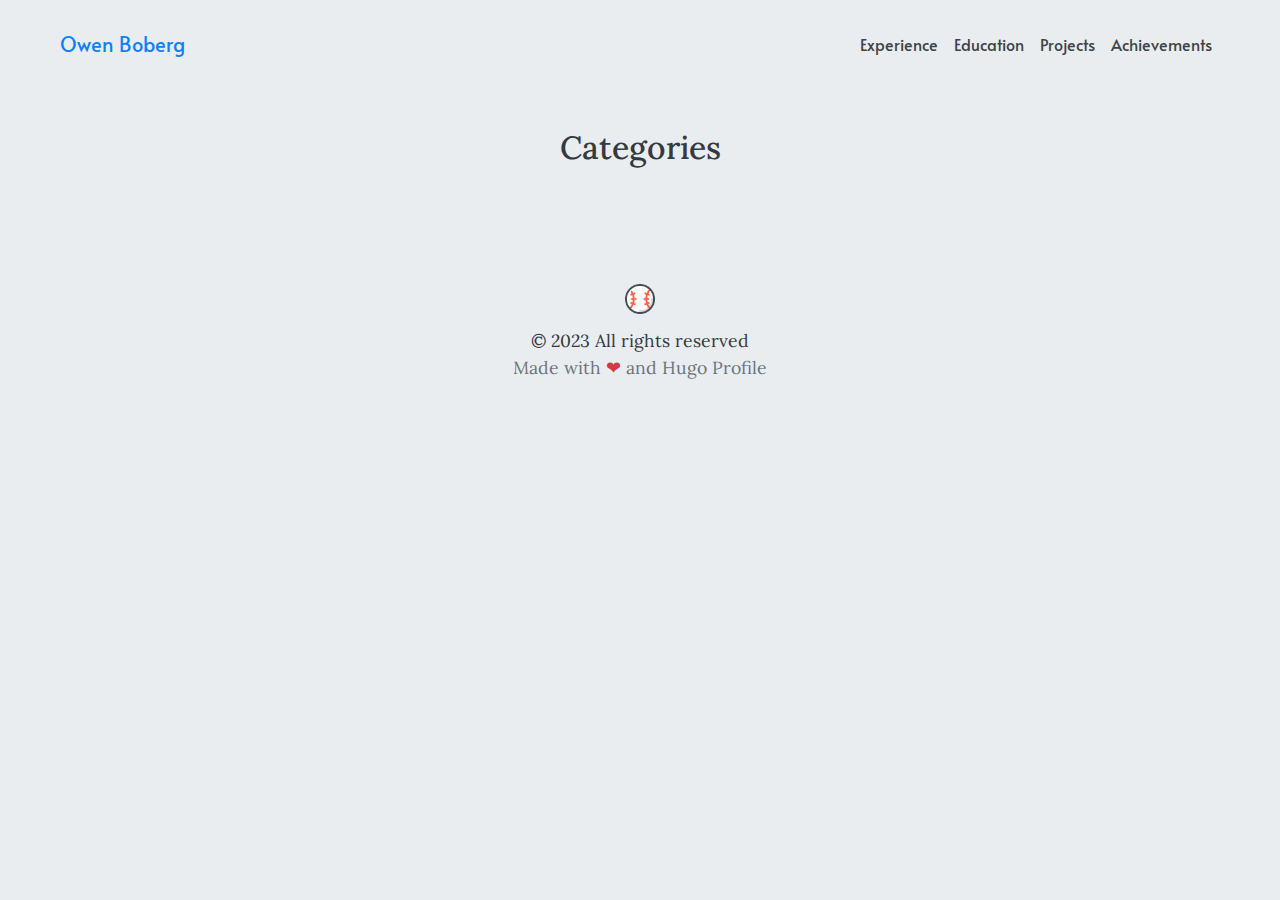
<file: categories/index.html>
<!DOCTYPE html>
<html>

<head><meta charset="UTF-8">
<meta name="viewport" content="width=device-width, initial-scale=1.0">
<meta http-equiv="X-UA-Compatible" content="ie=edge">
<meta http-equiv="Accept-CH" content="DPR, Viewport-Width, Width">
<link rel="icon" href=/images/icons8-baseball-ball-64.png type="image/gif">


<link rel="preconnect" href="https://fonts.googleapis.com">
<link rel="preconnect" href="https://fonts.gstatic.com" crossorigin>
<link rel="preload"
      as="style"
      href="https://fonts.googleapis.com/css2?family=Alata&family=Lora:ital,wght@0,400;0,500;0,600;0,700;1,400;1,500;1,600;1,700&family=Roboto:ital,wght@0,100;0,300;0,400;0,500;0,700;0,900;1,100;1,300;1,400;1,500;1,700;1,900&display=swap"
>
<link rel="stylesheet"
      href="https://fonts.googleapis.com/css2?family=Alata&family=Lora:ital,wght@0,400;0,500;0,600;0,700;1,400;1,500;1,600;1,700&family=Roboto:ital,wght@0,100;0,300;0,400;0,500;0,700;0,900;1,100;1,300;1,400;1,500;1,700;1,900&display=swap"
      media="print" onload="this.media='all'" />
<noscript>
  <link
          href="https://fonts.googleapis.com/css2?family=Alata&family=Lora:ital,wght@0,400;0,500;0,600;0,700;1,400;1,500;1,600;1,700&family=Roboto:ital,wght@0,100;0,300;0,400;0,500;0,700;0,900;1,100;1,300;1,400;1,500;1,700;1,900&display=swap"
          rel="stylesheet">
</noscript>


<link rel="stylesheet" href="/css/font.css" media="all">



<meta property="og:title" content="Categories" />
<meta property="og:description" content="Personal site for Owen Boberg" />
<meta property="og:type" content="website" />
<meta property="og:url" content="https://oboberg.github.io/categories/" /><meta property="og:site_name" content="Owen Boberg" />

<meta name="twitter:card" content="summary"/>
<meta name="twitter:title" content="Categories"/>
<meta name="twitter:description" content="Personal site for Owen Boberg"/>


<link rel="stylesheet" href="/bootstrap-5/css/bootstrap.min.css" media="all"><link rel="stylesheet" href="/css/header.css" media="all">
<link rel="stylesheet" href="/css/footer.css" media="all">


<link rel="stylesheet" href="/css/theme.css" media="all">




<style>
    :root {
        --text-color: #343a40;
        --text-secondary-color: #6c757d;
        --background-color: #eaedf0;
        --secondary-background-color: #64ffda1a;
        --primary-color: #007bff;
        --secondary-color: #f8f9fa;

         
        --text-color-dark: #e4e6eb;
        --text-secondary-color-dark: #b0b3b8;
        --background-color-dark: #18191a;
        --secondary-background-color-dark: #212529;
        --primary-color-dark: #ffffff;
        --secondary-color-dark: #212529;
    }
    body {
        font-size: 1.1rem;
        font-weight: 400;
        line-height: 1.55;
        text-align: left;
    }

    html {
        background-color: var(--background-color) !important;
    }

    body::-webkit-scrollbar {
        width: .5em;
        height: .5em;
        background-color: var(--background-color);
    }
    
    ::-webkit-scrollbar-track {
        box-shadow: inset 0 0 6px var(--background-color);
        border-radius: 1rem;
    }
    
    ::-webkit-scrollbar-thumb {
        border-radius: 1rem;
        background-color: var(--secondary-color);
        outline: 1px solid var(--background-color);
    }

    #search-content::-webkit-scrollbar {
        width: .5em;
        height: .1em;
        background-color: var(--background-color);
    }
</style>

<meta name="description" content="Categories of Owen Boberg">
<link rel="stylesheet" href="/css/list.css" media="all">

  <title>
Categories | Owen Boberg

  </title>
</head>

<body class="light">
  
  
<script>
    let localStorageValue = localStorage.getItem("pref-theme");
    let mediaQuery = window.matchMedia('(prefers-color-scheme: dark)').matches;

    switch (localStorageValue) {
        case "dark":
            document.body.classList.add('dark');
            break;
        case "light":
            document.body.classList.remove('dark');
            break;
        default:
            if (mediaQuery) {
                document.body.classList.add('dark');
            }
            break;
    }
</script>



<header>
    <nav class="pt-3 navbar navbar-expand-lg animate">
        <div class="container-fluid mx-xs-2 mx-sm-5 mx-md-5 mx-lg-5">
            
            <a class="navbar-brand primary-font text-wrap" href="/">
                
                Owen Boberg
                
            </a>

            

            
            <button class="navbar-toggler" type="button" data-bs-toggle="collapse" data-bs-target="#navbarContent"
                aria-controls="navbarContent" aria-expanded="false" aria-label="Toggle navigation">
                <svg aria-hidden="true" height="24" viewBox="0 0 16 16" version="1.1" width="24" data-view-component="true">
                    <path fill-rule="evenodd" d="M1 2.75A.75.75 0 011.75 2h12.5a.75.75 0 110 1.5H1.75A.75.75 0 011 2.75zm0 5A.75.75 0 011.75 7h12.5a.75.75 0 110 1.5H1.75A.75.75 0 011 7.75zM1.75 12a.75.75 0 100 1.5h12.5a.75.75 0 100-1.5H1.75z"></path>
                </svg>
            </button>

            
            <div class="collapse navbar-collapse text-wrap primary-font" id="navbarContent">
                <ul class="navbar-nav ms-auto text-center">
                    

                    

                    
                    <li class="nav-item navbar-text">
                        <a class="nav-link" href="/#experience"
                            aria-label="experience">
                            Experience
                        </a>
                    </li>
                    

                    
                    <li class="nav-item navbar-text">
                        <a class="nav-link" href="/#education"
                            aria-label="education">
                            Education
                        </a>
                    </li>
                    

                    
                    <li class="nav-item navbar-text">
                        <a class="nav-link" href="/#projects"
                            aria-label="projects">
                            Projects
                        </a>
                    </li>
                    

                    
                    <li class="nav-item navbar-text">
                        <a class="nav-link" href="/#achievements"
                            aria-label="achievements">
                            Achievements
                        </a>
                    </li>
                    

                    

                    
                    

                    

                </ul>

            </div>
        </div>
    </nav>
</header>
<div id="content">
<div class="container pt-5" id="list-page">
    <h2 class="text-center pb-2">Categories</h2>
    <div class="row">
        
        <div class="row justify-content-center">
            <div class="col-auto m-3">
                
            </div>
        </div>
    </div>
</div>

  </div><footer>
    <div class="container py-3" id="recent-posts">
    
</div><div class="text-center pt-2">
    

    

    

    

    
</div><div class="container py-4">
    <div class="row justify-content-center">
        <div class="col-md-4 text-center">
            <div class="pb-2">
                <a href="https://oboberg.github.io" title="Owen Boberg">
                    <img alt="Footer logo" src="/images/icons8-baseball-ball-64.png"
                        height="40px" width="40px">
                </a>
            </div>
            &copy; 2023  All rights reserved
            <div class="text-secondary">
                Made with
                <span class="text-danger">
                    &#10084;
                </span>
                and
                <a href="https://github.com/gurusabarish/hugo-profile" target="_blank"
                    title="Designed and developed by gurusabarish">
                    Hugo Profile
                </a>
            </div>
        </div>
    </div>
</div></footer><script src="/bootstrap-5/js/bootstrap.bundle.min.js"></script>
<script>
    if (document.body.className.includes("dark")) {
        document.body.classList.remove('dark');
        localStorage.setItem("pref-theme", 'light');
    }
</script>











  <section id="search-content" class="py-2">
    <div class="container" id="search-results"></div>
  </section>
</body>

</html>
</file>
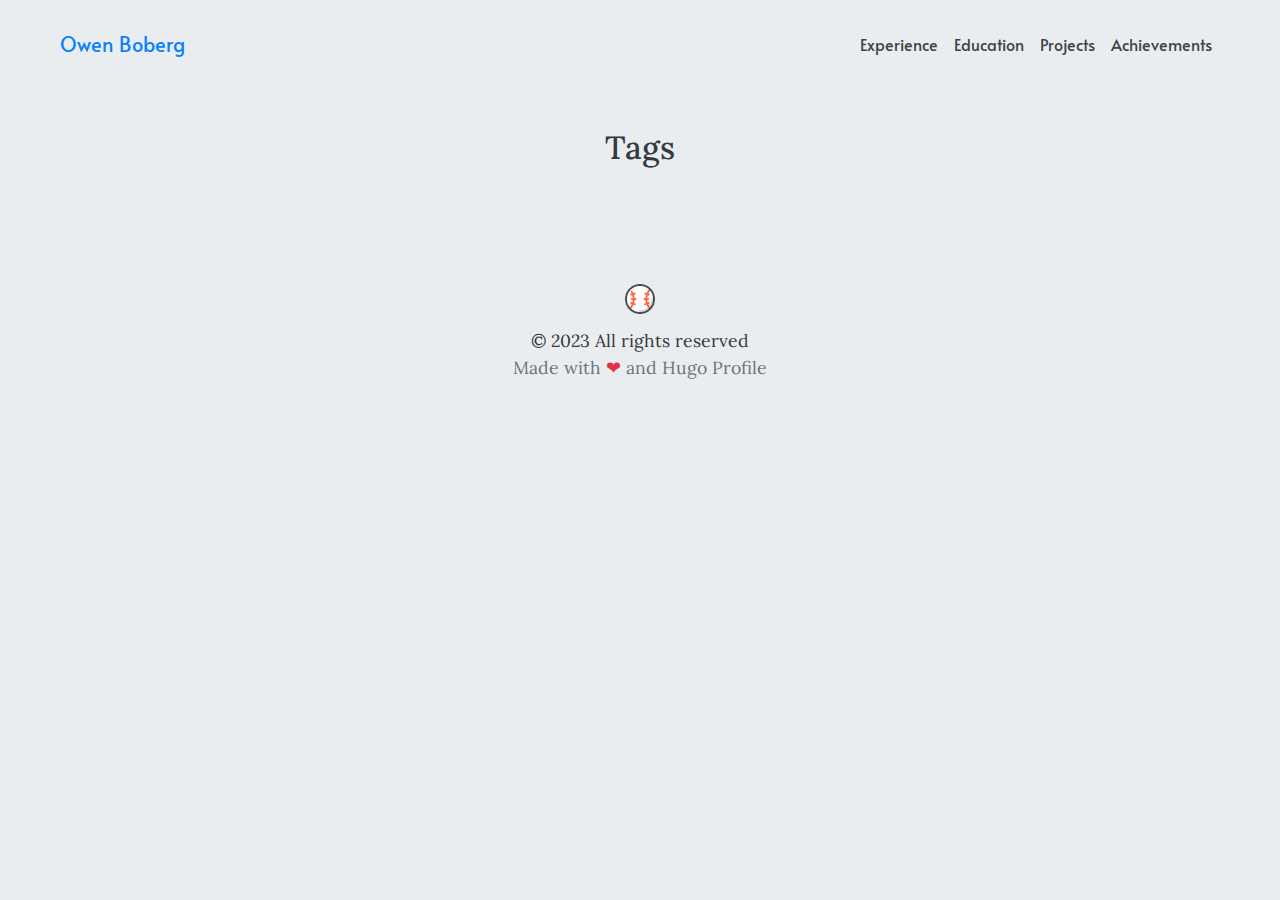
<file: tags/index.html>
<!DOCTYPE html>
<html>

<head><meta charset="UTF-8">
<meta name="viewport" content="width=device-width, initial-scale=1.0">
<meta http-equiv="X-UA-Compatible" content="ie=edge">
<meta http-equiv="Accept-CH" content="DPR, Viewport-Width, Width">
<link rel="icon" href=/images/icons8-baseball-ball-64.png type="image/gif">


<link rel="preconnect" href="https://fonts.googleapis.com">
<link rel="preconnect" href="https://fonts.gstatic.com" crossorigin>
<link rel="preload"
      as="style"
      href="https://fonts.googleapis.com/css2?family=Alata&family=Lora:ital,wght@0,400;0,500;0,600;0,700;1,400;1,500;1,600;1,700&family=Roboto:ital,wght@0,100;0,300;0,400;0,500;0,700;0,900;1,100;1,300;1,400;1,500;1,700;1,900&display=swap"
>
<link rel="stylesheet"
      href="https://fonts.googleapis.com/css2?family=Alata&family=Lora:ital,wght@0,400;0,500;0,600;0,700;1,400;1,500;1,600;1,700&family=Roboto:ital,wght@0,100;0,300;0,400;0,500;0,700;0,900;1,100;1,300;1,400;1,500;1,700;1,900&display=swap"
      media="print" onload="this.media='all'" />
<noscript>
  <link
          href="https://fonts.googleapis.com/css2?family=Alata&family=Lora:ital,wght@0,400;0,500;0,600;0,700;1,400;1,500;1,600;1,700&family=Roboto:ital,wght@0,100;0,300;0,400;0,500;0,700;0,900;1,100;1,300;1,400;1,500;1,700;1,900&display=swap"
          rel="stylesheet">
</noscript>


<link rel="stylesheet" href="/css/font.css" media="all">



<meta property="og:title" content="Tags" />
<meta property="og:description" content="Personal site for Owen Boberg" />
<meta property="og:type" content="website" />
<meta property="og:url" content="https://oboberg.github.io/tags/" /><meta property="og:site_name" content="Owen Boberg" />

<meta name="twitter:card" content="summary"/>
<meta name="twitter:title" content="Tags"/>
<meta name="twitter:description" content="Personal site for Owen Boberg"/>


<link rel="stylesheet" href="/bootstrap-5/css/bootstrap.min.css" media="all"><link rel="stylesheet" href="/css/header.css" media="all">
<link rel="stylesheet" href="/css/footer.css" media="all">


<link rel="stylesheet" href="/css/theme.css" media="all">




<style>
    :root {
        --text-color: #343a40;
        --text-secondary-color: #6c757d;
        --background-color: #eaedf0;
        --secondary-background-color: #64ffda1a;
        --primary-color: #007bff;
        --secondary-color: #f8f9fa;

         
        --text-color-dark: #e4e6eb;
        --text-secondary-color-dark: #b0b3b8;
        --background-color-dark: #18191a;
        --secondary-background-color-dark: #212529;
        --primary-color-dark: #ffffff;
        --secondary-color-dark: #212529;
    }
    body {
        font-size: 1.1rem;
        font-weight: 400;
        line-height: 1.55;
        text-align: left;
    }

    html {
        background-color: var(--background-color) !important;
    }

    body::-webkit-scrollbar {
        width: .5em;
        height: .5em;
        background-color: var(--background-color);
    }
    
    ::-webkit-scrollbar-track {
        box-shadow: inset 0 0 6px var(--background-color);
        border-radius: 1rem;
    }
    
    ::-webkit-scrollbar-thumb {
        border-radius: 1rem;
        background-color: var(--secondary-color);
        outline: 1px solid var(--background-color);
    }

    #search-content::-webkit-scrollbar {
        width: .5em;
        height: .1em;
        background-color: var(--background-color);
    }
</style>

<meta name="description" content="Tags of Owen Boberg">
<link rel="stylesheet" href="/css/list.css" media="all">

  <title>
Tags | Owen Boberg

  </title>
</head>

<body class="light">
  
  
<script>
    let localStorageValue = localStorage.getItem("pref-theme");
    let mediaQuery = window.matchMedia('(prefers-color-scheme: dark)').matches;

    switch (localStorageValue) {
        case "dark":
            document.body.classList.add('dark');
            break;
        case "light":
            document.body.classList.remove('dark');
            break;
        default:
            if (mediaQuery) {
                document.body.classList.add('dark');
            }
            break;
    }
</script>



<header>
    <nav class="pt-3 navbar navbar-expand-lg animate">
        <div class="container-fluid mx-xs-2 mx-sm-5 mx-md-5 mx-lg-5">
            
            <a class="navbar-brand primary-font text-wrap" href="/">
                
                Owen Boberg
                
            </a>

            

            
            <button class="navbar-toggler" type="button" data-bs-toggle="collapse" data-bs-target="#navbarContent"
                aria-controls="navbarContent" aria-expanded="false" aria-label="Toggle navigation">
                <svg aria-hidden="true" height="24" viewBox="0 0 16 16" version="1.1" width="24" data-view-component="true">
                    <path fill-rule="evenodd" d="M1 2.75A.75.75 0 011.75 2h12.5a.75.75 0 110 1.5H1.75A.75.75 0 011 2.75zm0 5A.75.75 0 011.75 7h12.5a.75.75 0 110 1.5H1.75A.75.75 0 011 7.75zM1.75 12a.75.75 0 100 1.5h12.5a.75.75 0 100-1.5H1.75z"></path>
                </svg>
            </button>

            
            <div class="collapse navbar-collapse text-wrap primary-font" id="navbarContent">
                <ul class="navbar-nav ms-auto text-center">
                    

                    

                    
                    <li class="nav-item navbar-text">
                        <a class="nav-link" href="/#experience"
                            aria-label="experience">
                            Experience
                        </a>
                    </li>
                    

                    
                    <li class="nav-item navbar-text">
                        <a class="nav-link" href="/#education"
                            aria-label="education">
                            Education
                        </a>
                    </li>
                    

                    
                    <li class="nav-item navbar-text">
                        <a class="nav-link" href="/#projects"
                            aria-label="projects">
                            Projects
                        </a>
                    </li>
                    

                    
                    <li class="nav-item navbar-text">
                        <a class="nav-link" href="/#achievements"
                            aria-label="achievements">
                            Achievements
                        </a>
                    </li>
                    

                    

                    
                    

                    

                </ul>

            </div>
        </div>
    </nav>
</header>
<div id="content">
<div class="container pt-5" id="list-page">
    <h2 class="text-center pb-2">Tags</h2>
    <div class="row">
        
        <div class="row justify-content-center">
            <div class="col-auto m-3">
                
            </div>
        </div>
    </div>
</div>

  </div><footer>
    <div class="container py-3" id="recent-posts">
    
</div><div class="text-center pt-2">
    

    

    

    

    
</div><div class="container py-4">
    <div class="row justify-content-center">
        <div class="col-md-4 text-center">
            <div class="pb-2">
                <a href="https://oboberg.github.io" title="Owen Boberg">
                    <img alt="Footer logo" src="/images/icons8-baseball-ball-64.png"
                        height="40px" width="40px">
                </a>
            </div>
            &copy; 2023  All rights reserved
            <div class="text-secondary">
                Made with
                <span class="text-danger">
                    &#10084;
                </span>
                and
                <a href="https://github.com/gurusabarish/hugo-profile" target="_blank"
                    title="Designed and developed by gurusabarish">
                    Hugo Profile
                </a>
            </div>
        </div>
    </div>
</div></footer><script src="/bootstrap-5/js/bootstrap.bundle.min.js"></script>
<script>
    if (document.body.className.includes("dark")) {
        document.body.classList.remove('dark');
        localStorage.setItem("pref-theme", 'light');
    }
</script>











  <section id="search-content" class="py-2">
    <div class="container" id="search-results"></div>
  </section>
</body>

</html>
</file>
<file: css/font.css>
/* Default font for body */
body {
    font-family: "Lora", serif !important;
}

/* secondary font */
.secondary-font, #secondary-font {
    font-family: "Lora", serif;
}

/* primary font */
.primary-font, #primary-font {
    font-family: "Alata", sans-serif;
}

/* Default font */
.default-font, #default-font {
    font-family: "Roboto", sans-serif;
}
</file>
<file: css/header.css>
header {
    z-index: 10;
    position: relative;
}

header .navbar .navbar-nav a {
    color: var(--text-color) !important;
}

#theme-toggle {
    background-color: var(--background-color) !important;
    color: var(--text-color) !important;
}

.navbar-toggler {
    border: none;
    outline: none;
    color: var(--text-color);
}
.navbar-toggler svg {
    fill: currentColor;
    color: var(--text-color);
}
.navbar-toggler:focus {
    box-shadow: 0 0 0 .05em;
}
.navbar-text {
    font-size: 16px !important;
    opacity: 0.95;
}
header .nav-link{
    transition: none !important;
}
.navbar-brand {
    color: var(--primary-color) !important;
    opacity: 0.95;
} 
.navbar .nav-link:hover {
    color: var(--primary-color) !important;
}

li > .dropdown-toggle:focus{
    color: var(--primary-color) !important;
}

.dropdown-menu {
    overflow: auto;
    /* z-index: 100; */
    background-color: var(--background-color) !important;
    border-color: var(--text-secondary-color) !important;
}

.dropdown-item:hover {
    background-color: var(--secondary-color) !important;
}

.dropdown-item:focus, .dropdown-item:active {
    background-color: var(--secondary-color) !important;
}

#search {
    border-radius: 1rem !important;
    background-color: var(--secondary-color);
    color: var(--text-color);
    border-color: var(--background-color) !important;
    transition: none;
}

#search:focus {
    box-shadow: 0 0 10px rgba(0, 0, 0, 0.2);
}
#search-content {
    -ms-scroll-chaining: none;
    scrollbar-width: none;
    display: none;
    border-radius: 1rem;
    box-shadow: 0 0 10px rgba(0,0,0,0.2);
    z-index: 9999;
    width: 10%;
    max-height: 350px;
    background-color: var(--secondary-color) !important;
    position: absolute;
    overflow: scroll;
}

#search-content::-webkit-scrollbar {
    display: none;
}

#search-results > .card {
    background-color: transparent !important;
    border: none;
    margin-bottom: 10px;
}

#search-results > .card :hover {
    border-radius: 1rem !important;
    background-color: var(--background-color) !important;
    transition: .2s;
}

#search-results .card a {
    opacity: 0.9;
    display: inline-block;
    text-decoration: none;
    color: var(--text-color) !important;
}

#search-results .card a:hover {
    color: var(--primary-color) !important;
}
</file>
<file: css/footer.css>
footer a h5 {
    color: var(--text-color) !important;
}

footer a {
  text-decoration: none;
  color: var(--text-secondary-color) !important;
}

footer a:hover {
  color: var(--primary-color) !important;
}

footer .card {
    background-color: var(--secondary-color) !important;
    border-radius: .75rem;
    cursor: context-menu;
    overflow: hidden;
    border: none;
}

footer .card:hover {
    transition: all 0.3s ease-out;
    box-shadow: 0px 8px 56px rgba(15, 80, 100, 0.16);
}

footer .card-text * {
    background-color: var(--secondary-color) !important;
}

footer .card-footer {
    background-color: var(--background-color) !important;
    padding: .8em .7em;
    border: 1px solid var(--secondary-color);
}

footer .card-footer a {
    color: var(--text-secondary-color) !important;
    border-color: var(--primary-color) !important;
    transition: none;
    background-color: var(--background-color) !important;
}

footer .card-footer a:hover {
    color: var(--primary-color) !important;
    opacity: 0.8;
}

footer .card-footer a:focus {
    box-shadow: none !important;
}

footer .card > .card-header {
    padding: 0 !important;
    border: none !important;
    background-color: var(--secondary-color) !important;
}

footer .card > .card-header .card-img-top {
    width: 100%;
    height: 250px !important;
    object-fit: cover;
    background-color: transparent !important;
}
</file>
<file: css/theme.css>
/* light mode */
.light > *{
    background-color: var(--background-color) !important;
    color: var(--text-color) !important;
}

/* dark mode */
.dark {
    --background-color: var(--background-color-dark) !important;
    --secondary-background-color: var(--secondary-background-color-dark) !important;
    --text-color: var(--text-color-dark) !important;
    --text-secondary-color: var(--text-secondary-color-dark) !important;
    --primary-color: var(--primary-color-dark);
    --secondary-color: var(--secondary-color-dark);
}

.text-secondary {
    color: var(--text-secondary-color) !important;
}

#theme-toggle:focus {
    outline: 0;
}

#theme-toggle svg {
    height: 18px;
}

button#theme-toggle {
    border: none;
    font-size: 26px;
    margin: auto 4px;
}

body.dark #moon {
    vertical-align: middle;
    display: none;
}

body:not(.dark) #sun {
    display: none;
}

body *::selection {
    color: var(--text-color) !important;
    background-color: var(--primary-color) !important;
}
</file>
<file: css/index.css>
/* Animation */
@keyframes fade-in {
    0% {
        opacity: 0;
    }
    100% {
        opacity: 1;
    }
}
@keyframes fade-bottom {
  0% {
    transform: translateY(50px);
    opacity: 0;
  }
  100% {
    transform: translateY(0);
    opacity: 1;
  }
}
@keyframes fade-left {
  0% {
    transform: translateX(-10px);
    opacity: 0;
  }
  100% {
    transform: translateX(0);
    opacity: 1;
  }
}

@keyframes fade-right {
  0% {
    transform: translateX(20px);
    opacity: 0;
  }
  100% {
    transform: translateX(0);
    opacity: 1;
  }
}

/* Header animation */
@keyframes fade-up {
  0% {
    transform: translateY(-10px);
    opacity: 0;
  }
  100% {
    transform: translateY(0);
    opacity: 1;
  }
}

header .navbar.animate {
    animation: fade-up 0.5s ease-in;
}


/* ToolTip */

.tooltip {
    line-height: 1rem;
    border-radius: .5rem !important;
}
.tooltip-inner {
    line-height: 1rem;
}
.tooltip .tooltip-arrow { 
    visibility: hidden !important;
}

/* hero */

#hero {
    min-height: 25vh;
    line-height: 2rem;
    max-width: 100%;
}
#hero .content.animate {
    animation: fade-left 1s ease-out;
}

#hero .hero-bottom-svg {
    opacity: 0.5;
    position: absolute;
    bottom: -50px;
    left: -150px;
}

#hero .subtitle {
    font-size: clamp(14px,5vw,16px);
    opacity: 0.6;
}

#hero h2 {
    font-size: clamp(40px, 8vw, 80px);
    color: var(--primary-color) !important;
}

#hero h3 {
    font-size: clamp(40px, 8vw, 60px);
    /* color: var(--primary-color) !important; */
    opacity: 0.5;
}

#hero p {
    margin: 20px 0px 0px;
    max-width: 640px;
    opacity: 0.8;
}

#hero .image img {
    box-shadow:0px 8px 56px rgba(15, 80, 100, 0.16);
    padding: 0;
    border: 3px solid var(--secondary-color);
    border-radius: 1rem;
}

#hero .image.animate img {
    animation: fade-in 1s ease-out;
    transition: box-shadow 0.3s;
}

#hero .image img:hover {
    cursor: pointer;
}

#hero .image.animate img:hover {
    box-shadow: 0 0 11px rgb(15 80 100 / 20%);
    filter: contrast(1.2);
    cursor: pointer;
}

#hero a.btn.social-icon {
    color: var(--primary-color) !important;
    line-height: 0%;
    border-radius: 50%;
    margin-top: 50px;
    padding: 0.7rem;
    border: 1px solid var(--primary-color);
    transition: none;
}

#hero a.btn.social-icon img {
    width: 1em;
}

#hero a.btn.social-icon:hover {
    opacity: 0.8;
}

#hero a.btn {
    margin-top: 50px;
    padding: 0.7rem 1.75rem;
    border: 1px solid var(--primary-color);
    color: var(--text-color) !important;
    border-radius: .75rem;
    transition: none;
}

#hero a.btn:focus {
    box-shadow: none;
}

#hero a.btn:hover {
    background-color: var(--secondary-color) !important;
    color: var(--text-color) !important;
    opacity: 0.9;
}

#hero a.btn.social-icon:hover {
    background-color: var(--background-color) !important;
    opacity: 0.7;
}

#hero .hero-content > a {
    display: inline-block;
    text-decoration: none;
    color: var(--primary-color) !important;
}

#hero .hero-content > a::after {
    content: "";
    display: block;
    width: 0px;
    height: 2px;
    bottom: 0.37em;
    background-color: var(--primary-color);
    transition: all 0.25s cubic-bezier(0.645,0.045,0.355,1);
    opacity: 0.5;
}

#hero .hero-content > a:hover::after, #hero .hero-content > a:focus::after, #hero .hero-content > a:active::after {
    width: 100%;
}



/* about me */
#about h3 {
    color: var(--text-secondary-color) !important;
}

#about .image img {
    box-shadow: 0px 8px 56px rgba(15, 80, 100, 0.16);
    transition: box-shadow 0.3s;
    padding: 0;
    border: 0;
}

#about .image img:hover {
    box-shadow: 0 0 11px rgb(15 80 100 / 20%);
}

#about ul {
    display: grid;
    grid-template-columns: repeat(2, minmax(140px, 200px));
    gap: 0px 10px;
    padding: 0px;
    margin: 20px 0px 0px;
    overflow: hidden;
    list-style: none;
}

#about ul li {
    position: relative;
    margin-bottom: 10px;
    padding-left: 20px;
}

#about ul li::before {
    content: "▹";
    color: var(--primary-color);
    position: absolute;
    left: 0px;
}

#about .content {
    font-weight: 500;
    opacity: 0.9 !important;
    line-height: 1.7rem !important;
}

#about a {
    display: inline-block;
    text-decoration: none;
    color: var(--primary-color) !important;
}

#about a::after {
    content: "";
    display: block;
    width: 0px;
    height: 2px;
    bottom: 0.37em;
    background-color: var(--primary-color);
    transition: all 0.25s cubic-bezier(0.645,0.045,0.355,1);
    opacity: 0.5;
}

#about a:hover::after, #about a:focus::after, #about a:active::after {
    width: 100%;
}

/* experience */

#experience h3 {
    color: var(--text-secondary-color) !important;
}

#experience * {
    background-color: transparent !important;
}

#experience .tab-pane > * {
    opacity: 0.9;
}

#experience .tab-pane small {
    opacity: 0.8;
}

#experience .tab-pane ul {
    padding-top: 1%;
    padding-bottom: 1%;
}

#experience .experience-container .tab-content > .tab-pane p {
    padding: 1% 0;
    margin: 0;
}

#experience .experience-container {
    background-color: var(--secondary-color) !important;
    border-radius: .75rem;
    box-shadow: 0px 8px 56px rgb(15 80 100 / 16%);
}

#experience .nav-item .nav-link {
    color: var(--text-color) !important;
    border-bottom: 2px solid transparent; 
    border-radius: 0%;
    transition: none;
    cursor: pointer;
}

#experience .nav-item .nav-link.active {
    color: var(--text-color) !important;
    border-bottom: 2px solid var(--primary-color); 
    opacity: 0.8;
}

#experience .nav-item .nav-link.active:hover { 
    transition: none !important;
}

#experience .nav-item .nav-link:hover {
    border-bottom: 2px solid var(--primary-color);
    opacity: 0.8;
}

#experience a {
    opacity: 0.9;
    display: inline-block;
    text-decoration: none;
    color: var(--primary-color) !important;
}

#experience a::after {
    content: "";
    display: block;
    width: 0px;
    height: 2px;
    bottom: 0.37em;
    background-color: var(--primary-color);
    transition: all 0.25s cubic-bezier(0.645,0.045,0.355,1);
    opacity: 0.5;
}

#experience a:hover::after, #experience a:focus::after, #experience a:active::after {
    width: 100%;
}

#experience .experience-container .tab-content .tab-pane ul {
    overflow: hidden;
    list-style: none;
    margin-bottom: 0;
}

#experience .experience-container .tab-content .tab-pane ul li {
    position: relative;
    margin-bottom: 10px;
    padding-left: 20px;
}

#experience .experience-container .tab-content .tab-pane ul li::before {
    content: "▹";
    color: var(--primary-color);
    position: absolute;
    left: 0px;
}

#experience .experience-container .tab-content .tab-pane .featuredLink a::after {
    display: block;
    width: auto;
    height: auto;
    bottom: 0em;
    background-color: transparent;
    transition: none;
    opacity: 1;
}

#experience .experience-container .tab-content .tab-pane .featuredLink a.btn {
    border: 1px solid var(--primary-color);
    border-radius: .75rem;
    transition: none;
}

#experience .experience-container .tab-content .tab-pane .featuredLink a.btn:focus {
    box-shadow: none;
}

#experience .experience-container .tab-content .tab-pane .featuredLink a.btn:hover {
    color: var(--text-color) !important;
    opacity: 0.7;
}

/* Education */

#education .container > h3 {
    color: var(--text-secondary-color) !important;
}

#education .row .index {
    opacity: 0.8;
    padding: 13px 20px;
    line-height: 0%;
    border-radius: 50%;
    max-height: 50px;
    z-index: 2;
    background-color: var(--primary-color) !important;
    color: var(--secondary-color) !important;
    font-weight: bold;
}

#education .card * {
    background-color: var(--secondary-color) !important;
}

#education .card {
    border-radius: 1.5rem;
    box-shadow: 0px 8px 56px rgb(15 80 100 / 16%);
    border: 2px solid var(--text-secondary-color) !important;
    transition: box-shadow .2s linear,opacity .2s linear;
    transition: transform 0.2s;
}

#education .card .card-body {
    border-radius: 1.5rem;
    padding: 2rem;
}

@media all and (max-width:768px) {
    #education .card .card-body {
        padding: 2rem 1rem;
    }
}

#education .card:hover {
    transition: 0.3s;
    box-shadow: 0 4px 11px rgb(15 80 100 / 16%);
    border: 2px solid var(--primary-color) !important;
}

#education .card .card-body .education-content a {
    color: var(--primary-color) !important;
    text-decoration: none;
    opacity: 0.9;
}

#education .card .card-body > a h6 {
    display: inline-block;
    text-decoration: none;
    color: var(--primary-color) !important;
}

#education .card .card-body > a h6::after {
    content: "";
    display: block;
    width: 0px;
    height: 2px;
    bottom: 0.37em;
    background-color: var(--primary-color);
    transition: all 0.25s cubic-bezier(0.645,0.045,0.355,1);
    opacity: 0.5;
}

#education .card .card-body > a h6:hover::after, #education .card .card-body > a h6:focus::after, #education .card .card-body > a h6:active::after {
    width: 100%;
}

#education .card .card-body a.btn {
    opacity: 0.9;
    border: 1px solid var(--primary-color) !important;
    color: var(--text-color) !important;
    border-radius: .75rem;
    box-shadow: none;
    transition: none;
}

#education .card .card-body a.btn:hover {
    opacity: 0.8;
}

/* achievements */

#achievements a {
    text-decoration: none;
}

#achievements h3 {
    color: var(--text-secondary-color) !important;
}

#achievements .card {
    cursor: context-menu;
    background-color: var(--secondary-color) !important;
    border-radius: 1rem;
    box-shadow: 0 0 36px rgba(0,0,0,0.1);
    /* transform: translate3d(0, 0, 0); */
    transition: box-shadow .2s linear,opacity .2s linear;
    border: 2px solid transparent;
}

#achievements a.card {
    cursor: alias;
}

#achievements .card h5 {
    color: var(--text-color) !important;
    opacity: 0.9;
}

#achievements .card:hover {
    border: 2px solid var(--text-color);
    transition: .3s;
}
#achievements .card:focus {
    border: 2px solid var(--text-color);
    transition: .3s;
}

#achievements .card-text {
    background-color: var(--secondary-color) !important;
    color: var(--text-secondary-color) !important;
}

/* contact */

#contact h3 {
    color: var(--text-secondary-color) !important;
}

#contact .btn {
    transition: none;
    transition: opacity 0.3s;
    border-radius: .5rem !important;
    border-color: var(--primary-color) !important;
    background-color: var(--secondary-color) !important;
    color: var(--text-color) !important;
}

#contact .btn:hover {
    opacity: .7;
}

#contact .btn:focus {
    box-shadow: none !important;
}

#contact form .form-control {
    background-color: var(--secondary-color);
    color: var(--text-color);
    border-radius: .7rem;
    border: 1px solid var(--text-secondary-color);
    box-shadow: 0px 8px 56px rgb(15 80 100 / 5%);
}

#contact-form-status {
    position: fixed;
    bottom: 10px;
    right: 10px;
    z-index: 1;
    transform: translate3d(0, 0, 0);
}

#contact-form-status svg {
    height: 18px;
    width: 18px;
}

#contact-form-status button {
    border-radius: 50%;
    border: none;
    background-color: white;
    padding: 0.5rem;
    margin-left: 0.5rem;
    box-shadow: 0px 8px 56px rgb(15 80 100 / 5%);
    font-size: .6rem !important;
}

#contact-form-status .alert {
    border-radius: 0.5rem;
    box-shadow: 0px 8px 56px rgb(15 80 100 / 5%);
    padding: .5rem 1rem;
}
</file>
<file: css/projects.css>
/* projects */

#projects h3 {
    color: var(--text-secondary-color) !important;
}

#projects a {
    text-decoration: none;
    color: var(--text-color) !important;
}

#projects .badge {
    background-color: var(--background-color) !important;
    color: var(--text-color) !important;
    margin: 0 1%;
}

#projects .card {
    background-color: var(--secondary-color) !important;
    box-shadow: 0px 8px 56px rgb(15 80 100 / 16%);
    min-height: 400px;
    overflow: hidden;
    border-radius: 1rem;
    border: none !important;
}

#projects .card:hover {
    box-shadow: 0 0 11px rgb(15 80 100 / 20%);
    transition: transform 0.3s;
    transform: translateY(-7px);
}

#projects .card .card-head {
    -o-object-fit: cover;
    object-fit: cover;
    overflow: hidden;
    border-top-left-radius: 1rem;
    border-top-right-radius: 1rem;
    border: none !important;
}

#projects .card .card-footer {
    border-bottom-left-radius: 1rem;
    border-bottom-right-radius: 1rem;
}

#projects .card:hover .card-img-top {
    transform: scale(1.2);
    transition: all 0.3s ease-out;
}

#projects .card-img-top {
    transition: transform 0.3s;
}

#projects .float-end .btn {
    transition: none;
    border-radius: .5rem !important;
    border-color: var(--primary-color) !important;
}

#projects .float-end .btn:focus {
    box-shadow: none !important;
}
</file>
<file: css/list.css>
#list-page .card {
    background-color: var(--secondary-color) !important;
    box-shadow: 0px 8px 56px rgba(15, 80, 100, 0.16);
    border-radius: .75rem;
    cursor: context-menu;
    overflow: hidden;
    border: none;
}

#list-page .card a {
    text-decoration: none;
}

#list-page .card a h5 {
    color: var(--text-color) !important;
}

#list-page .card:hover {
    transition: all 0.3s ease-out;
    transform: translateY(-7px);
}

#list-page .card-text * {
    background-color: var(--secondary-color) !important;
}

#list-page .post-footer {
    padding: .5rem 1rem;
    background-color: var(--secondary-color) !important;
    color: var(--text-color) !important;
    border-top: 1px solid rgba(15, 80, 100, 0.16);
    opacity: 0.9;
}

#list-page .post-footer a {
    background-color: var(--secondary-color) !important;
    color: var(--text-secondary-color) !important;
    border-color: var(--primary-color) !important;
    transition: none;
}

#list-page .post-footer a:focus {
    box-shadow: none !important;
}

#list-page .post-footer a:hover {
    color: var(--primary-color) !important;
}

#list-page .card > .card-header {
    padding: 0 !important;
    border: none !important;
    background-color: var(--secondary-color) !important;
}

#list-page .card > .card-header .card-img-top {
    width: 100%;
    height: 250px !important;
    background-color: transparent !important;
}

/* pagination */
#list-page ul li a {
    transition: none;
    border-color: var(--secondary-color);
    background-color: var(--secondary-color) !important;
    color: var(--text-color) !important;
}

#list-page ul li a:focus {
    box-shadow: none;
}

#list-page .page-item.active .page-link {
    border-color: var(--primary-color);
    background-color: var(--primary-color) !important;
    color: var(--secondary-color) !important;
}
</file>
